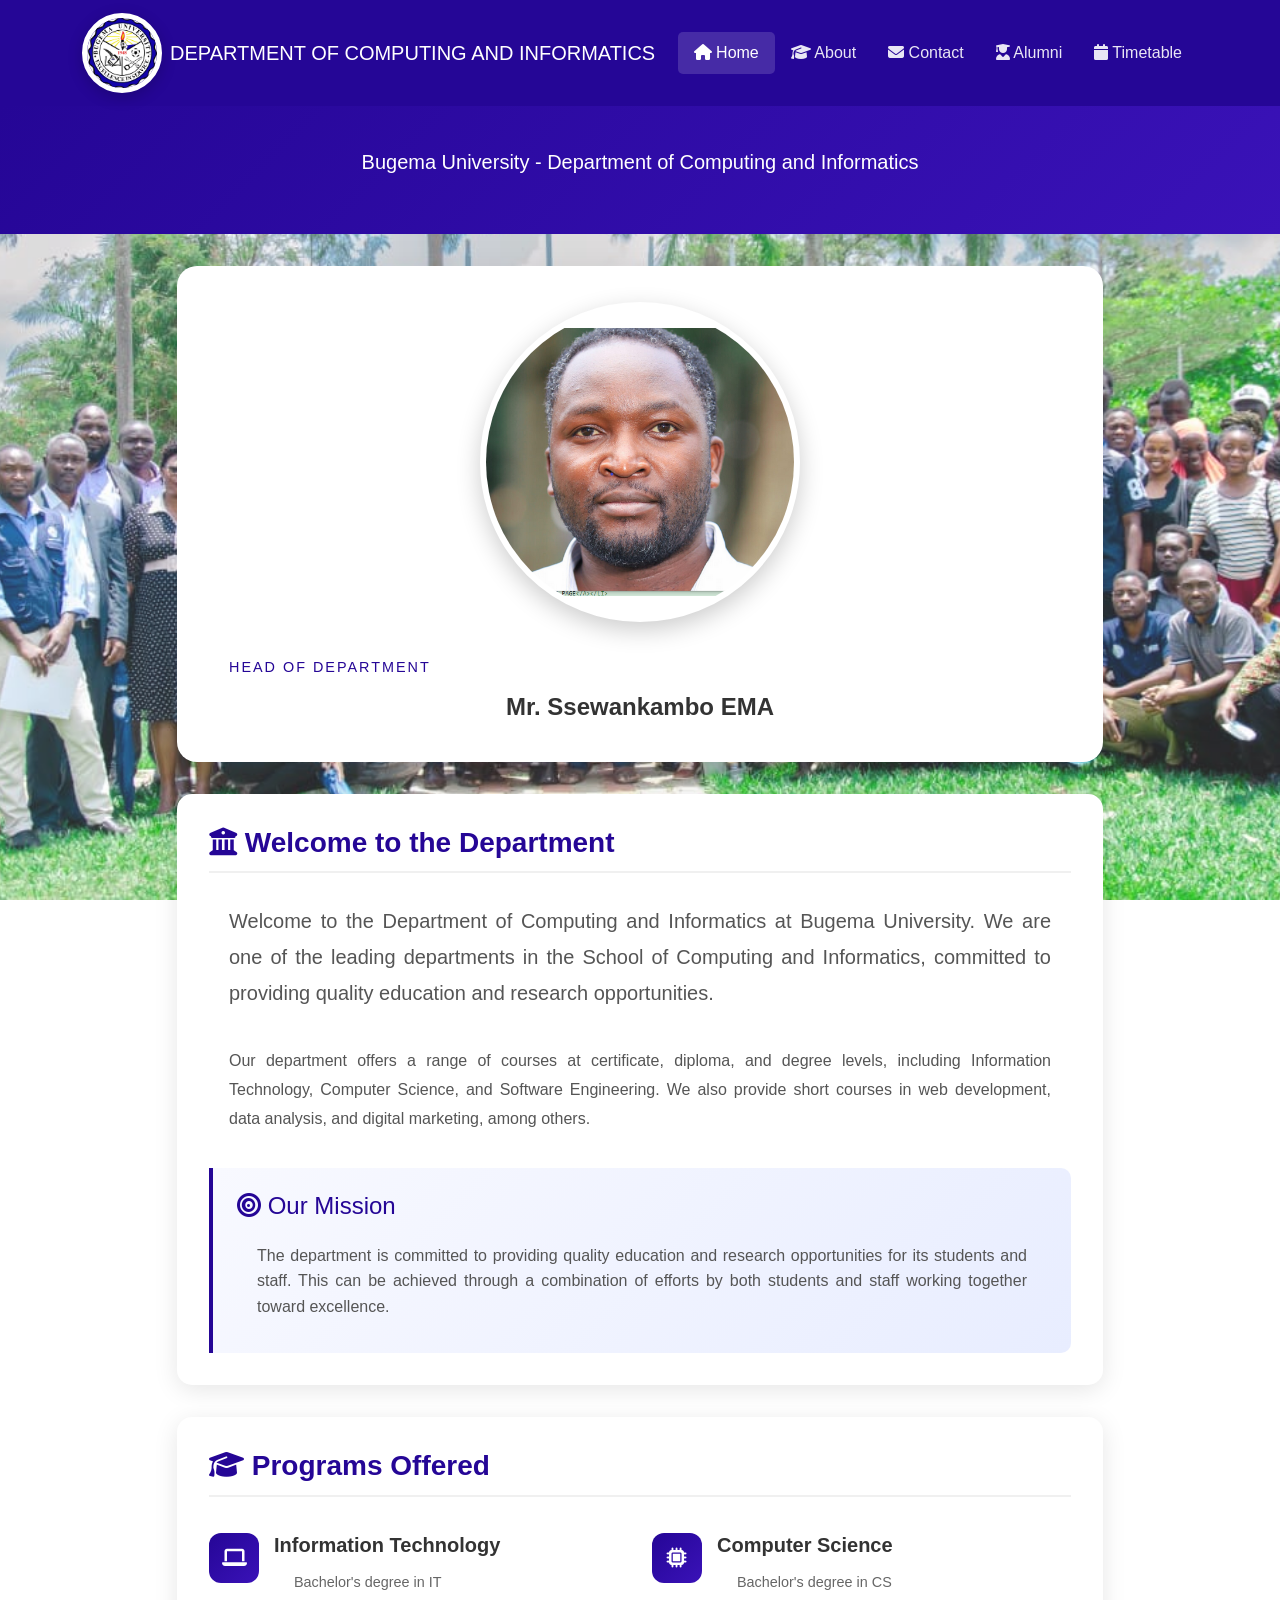
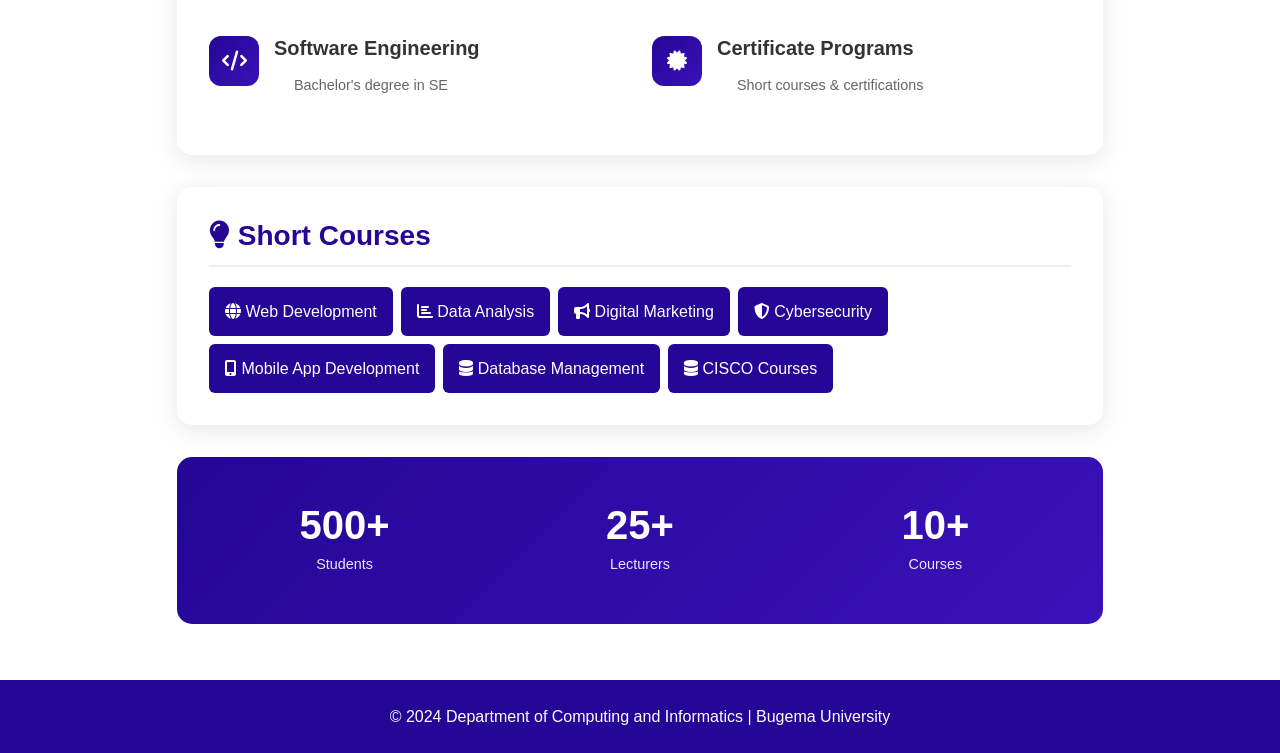
<file: INDEX.HTML>
<!DOCTYPE html>
<html lang="en">

<head>
    <meta charset="UTF-8">
    <meta name="viewport" content="width=device-width, initial-scale=1.0">
    <title>About Department - Department of Computing and Informatics</title>
    <link href="https://cdn.jsdelivr.net/npm/bootstrap@5.3.8/dist/css/bootstrap.min.css" rel="stylesheet"
        integrity="sha384-sRIl4kxILFvY47J16cr9ZwB07vP4J8+LH7qKQnuqkuIAvNWLzeN8tE5YBujZqJLB" crossorigin="anonymous">
    <link rel="stylesheet" href="Styles.css">
    <link rel="stylesheet" href="https://cdnjs.cloudflare.com/ajax/libs/font-awesome/6.4.0/css/all.min.css">
    <style>
        .page-header {
            background: linear-gradient(135deg, #250696 0%, #3a12b8 100%);
            color: white;
            padding: 2.5rem 0;
            margin-bottom: 2rem;
        }

        .hod-card {
            background: white;
            border-radius: 20px;
            box-shadow: 0 10px 40px rgba(0, 0, 0, 0.1);
            margin-bottom: 2rem;
            padding-top: 20px;
        }

        .hod-image-container {
            position: relative;
            width: 320px;
            height: 320px;
            margin: 0 auto 1.5rem;
            z-index: 10;
        }

        .hod-image {
            width: 320px;
            height: 320px;
            border-radius: 50%;
            object-fit: contain;
            background: white;
            border: 6px solid white;
            box-shadow: 0 8px 25px rgba(0, 0, 0, 0.2);
        }

        .hod-content {
            padding: 1rem 2rem 2rem;
            text-align: center;
        }

        .hod-title {
            color: #250696;
            font-size: 0.9rem;
            text-transform: uppercase;
            letter-spacing: 2px;
            margin-bottom: 0.25rem;
        }

        .hod-name {
            font-size: 1.5rem;
            font-weight: 700;
            color: #333;
            margin-bottom: 0.5rem;
        }

        .content-card {
            background: white;
            border-radius: 15px;
            box-shadow: 0 5px 25px rgba(0, 0, 0, 0.1);
            padding: 2rem;
            margin-bottom: 2rem;
        }

        .content-card h3 {
            color: #250696;
            font-weight: 600;
            margin-bottom: 1.25rem;
            padding-bottom: 0.75rem;
            border-bottom: 2px solid #f0f0f0;
        }

        .feature-item {
            display: flex;
            align-items: flex-start;
            gap: 15px;
            padding: 1rem 0;
            border-bottom: 1px solid #f5f5f5;
        }

        .feature-item:last-child {
            border-bottom: none;
        }

        .feature-icon {
            width: 50px;
            height: 50px;
            background: linear-gradient(135deg, #250696 0%, #3a12b8 100%);
            border-radius: 12px;
            display: flex;
            align-items: center;
            justify-content: center;
            color: white;
            font-size: 1.25rem;
            flex-shrink: 0;
        }

        .feature-text h5 {
            font-weight: 600;
            color: #333;
            margin-bottom: 0.25rem;
        }

        .feature-text p {
            color: #666;
            font-size: 0.9rem;
            margin-bottom: 0;
        }

        .mission-box {
            background: linear-gradient(135deg, #f8f9ff 0%, #e8edff 100%);
            border-left: 4px solid #250696;
            padding: 1.5rem;
            border-radius: 0 10px 10px 0;
            margin-top: 1.5rem;
        }

        .mission-box h4 {
            color: #250696;
            margin-bottom: 0.75rem;
        }

        .stats-section {
            background: linear-gradient(135deg, #250696 0%, #3a12b8 100%);
            border-radius: 15px;
            padding: 2rem;
            color: white;
            margin-bottom: 2rem;
        }

        .stat-item {
            text-align: center;
            padding: 1rem;
        }

        .stat-number {
            font-size: 2.5rem;
            font-weight: 700;
            line-height: 1;
        }

        .stat-label {
            font-size: 0.9rem;
            opacity: 0.9;
            margin-top: 0.5rem;
        }

        @media (max-width: 768px) {
            .page-header {
                padding: 1.5rem 0;
            }

            .hod-card {
                padding-top: 15px;
            }

            .hod-image-container {
                width: 200px;
                height: 200px;
                margin: 0 auto 1rem;
            }

            .hod-image {
                width: 200px;
                height: 200px;
            }

            .hod-name {
                font-size: 1.25rem;
            }

            .content-card {
                padding: 1.5rem;
            }

            .feature-item {
                flex-direction: column;
                text-align: center;
            }

            .feature-icon {
                margin: 0 auto;
            }
        }
    </style>
</head>

<body>
    <!-- Navigation -->
    <header class="navbar-custom">
        <nav class="navbar navbar-expand-lg navbar-dark">
            <div class="container">
                <a class="navbar-brand d-flex align-items-center" href="index.html">
                    <img src="log.jpeg" alt="BUGEMA UNIVERSITY LOGO" width="80" height="80"
                        class="me-2 circular-frame-white">
                    <span class="d-none d-md-block">DEPARTMENT OF COMPUTING AND INFORMATICS</span>
                    <span class="d-md-none">DCI</span>
                </a>
                <button class="navbar-toggler" type="button" data-bs-toggle="collapse" data-bs-target="#navbarNav">
                    <span class="navbar-toggler-icon"></span>
                </button>
                <div class="collapse navbar-collapse" id="navbarNav">
                    <ul class="navbar-nav ms-auto">
                        <li class="nav-item"><a class="nav-link active" href="index.html"><i class="fas fa-home"></i>
                                Home</a>
                        </li>
                        <li class="nav-item"><a class="nav-link" href="About.html"><i class="fas fa-graduation-cap"></i>
                                About</a></li>
                        <li class="nav-item"><a class="nav-link" href="contact.html"><i class="fas fa-envelope"></i>
                                Contact</a></li>
                        <li class="nav-item"><a class="nav-link" href="ALUMNI PAGE.HTML"><i
                                    class="fas fa-user-graduate"></i>
                                Alumni</a></li>
                        <li class="nav-item"><a class="nav-link" href="TIMETABLE.html"><i class="fas fa-calendar"></i>
                                Timetable</a></li>
                    </ul>
                </div>
            </div>
        </nav>
    </header>

    <!-- Page Header -->
    <div class="page-header">
        <div class="container">
            <div class="row">
                <div class="col-12 text-center">
                    <p class="lead">Bugema University - Department of Computing and Informatics</p>
                </div>
            </div>
        </div>
    </div>

    <!-- Main Content -->
    <main class="container">
        <div class="row justify-content-center">
            <div class="col-lg-10">
                <!-- HOD Card with Circular Image -->
                <div class="hod-card">
                    <div class="hod-content">
                        <div class="hod-image-container">
                            <img src="HOD.png" alt="Head of Department" class="hod-image circular-frame">
                        </div>
                        <p class="hod-title">Head of Department</p>
                        <h2 class="hod-name">Mr. Ssewankambo EMA</h2>
                    </div>
                </div>

                <!-- Welcome Section -->
                <div class="content-card">
                    <h3><i class="fas fa-university"></i> Welcome to the Department</h3>
                    <p class="lead" style="color: #555; line-height: 1.8;">
                        Welcome to the Department of Computing and Informatics at Bugema University.
                        We are one of the leading departments in the School of Computing and Informatics,
                        committed to providing quality education and research opportunities.
                    </p>
                    <p style="color: #555; line-height: 1.8;">
                        Our department offers a range of courses at certificate, diploma, and degree levels,
                        including Information Technology, Computer Science, and Software Engineering.
                        We also provide short courses in web development, data analysis, and digital marketing, among
                        others.
                    </p>

                    <div class="mission-box">
                        <h4><i class="fas fa-bullseye"></i> Our Mission</h4>
                        <p style="margin-bottom: 0; color: #555;">
                            The department is committed to providing quality education and research opportunities
                            for its students and staff. This can be achieved through a combination of efforts
                            by both students and staff working together toward excellence.
                        </p>
                    </div>
                </div>

                <!-- Programs Offered -->
                <div class="content-card">
                    <h3><i class="fas fa-graduation-cap"></i> Programs Offered</h3>
                    <div class="row">
                        <div class="col-md-6">
                            <div class="feature-item">
                                <div class="feature-icon">
                                    <i class="fas fa-laptop"></i>
                                </div>
                                <div class="feature-text">
                                    <h5>Information Technology</h5>
                                    <p>Bachelor's degree in IT</p>
                                </div>
                            </div>
                        </div>
                        <div class="col-md-6">
                            <div class="feature-item">
                                <div class="feature-icon">
                                    <i class="fas fa-microchip"></i>
                                </div>
                                <div class="feature-text">
                                    <h5>Computer Science</h5>
                                    <p>Bachelor's degree in CS</p>
                                </div>
                            </div>
                        </div>
                        <div class="col-md-6">
                            <div class="feature-item">
                                <div class="feature-icon">
                                    <i class="fas fa-code"></i>
                                </div>
                                <div class="feature-text">
                                    <h5>Software Engineering</h5>
                                    <p>Bachelor's degree in SE</p>
                                </div>
                            </div>
                        </div>
                        <div class="col-md-6">
                            <div class="feature-item">
                                <div class="feature-icon">
                                    <i class="fas fa-certificate"></i>
                                </div>
                                <div class="feature-text">
                                    <h5>Certificate Programs</h5>
                                    <p>Short courses & certifications</p>
                                </div>
                            </div>
                        </div>
                    </div>
                </div>

                <!-- Short Courses -->
                <div class="content-card">
                    <h3><i class="fas fa-lightbulb"></i> Short Courses</h3>
                    <div class="d-flex flex-wrap gap-2 mt-3">
                        <span class="badge bg-primary p-3 fs-6"><i class="fas fa-globe"></i> Web Development</span>
                        <span class="badge bg-primary p-3 fs-6"><i class="fas fa-chart-bar"></i> Data Analysis</span>
                        <span class="badge bg-primary p-3 fs-6"><i class="fas fa-bullhorn"></i> Digital Marketing</span>
                        <span class="badge bg-primary p-3 fs-6"><i class="fas fa-shield-alt"></i> Cybersecurity</span>
                        <span class="badge bg-primary p-3 fs-6"><i class="fas fa-mobile-alt"></i> Mobile App
                            Development</span>
                        <span class="badge bg-primary p-3 fs-6"><i class="fas fa-database"></i> Database
                            Management</span>
                        <span class="badge bg-primary p-3 fs-6"><i class="fas fa-database"></i> CISCO Courses</span>
                    </div>
                </div>

                <!-- Stats Section -->
                <div class="stats-section">
                    <div class="row">
                        <div class="col-4">
                            <div class="stat-item">
                                <div class="stat-number">500+</div>
                                <div class="stat-label">Students</div>
                            </div>
                        </div>
                        <div class="col-4">
                            <div class="stat-item">
                                <div class="stat-number">25+</div>
                                <div class="stat-label">Lecturers</div>
                            </div>
                        </div>
                        <div class="col-4">
                            <div class="stat-item">
                                <div class="stat-number">10+</div>
                                <div class="stat-label">Courses</div>
                            </div>
                        </div>
                    </div>
                </div>
            </div>
        </div>
    </main>

    <!-- Footer -->
    <footer class="text-center py-4 mt-4" style="background: #250696; color: white;">
        <div class="container">
            <p class="mb-0">&copy; 2024 Department of Computing and Informatics | Bugema University</p>
        </div>
    </footer>

    <script src="https://cdn.jsdelivr.net/npm/bootstrap@5.3.8/dist/js/bootstrap.bundle.min.js"
        integrity="sha384-/vh1+pyRH8RRHJ9 LucyR7Ubt4mvb6mkP2ZjzC2S7Xmu6nBJS2z9b3J7mKx1PZ8S6b"
        crossorigin="anonymous"></script>
</body>

</html>
</file>
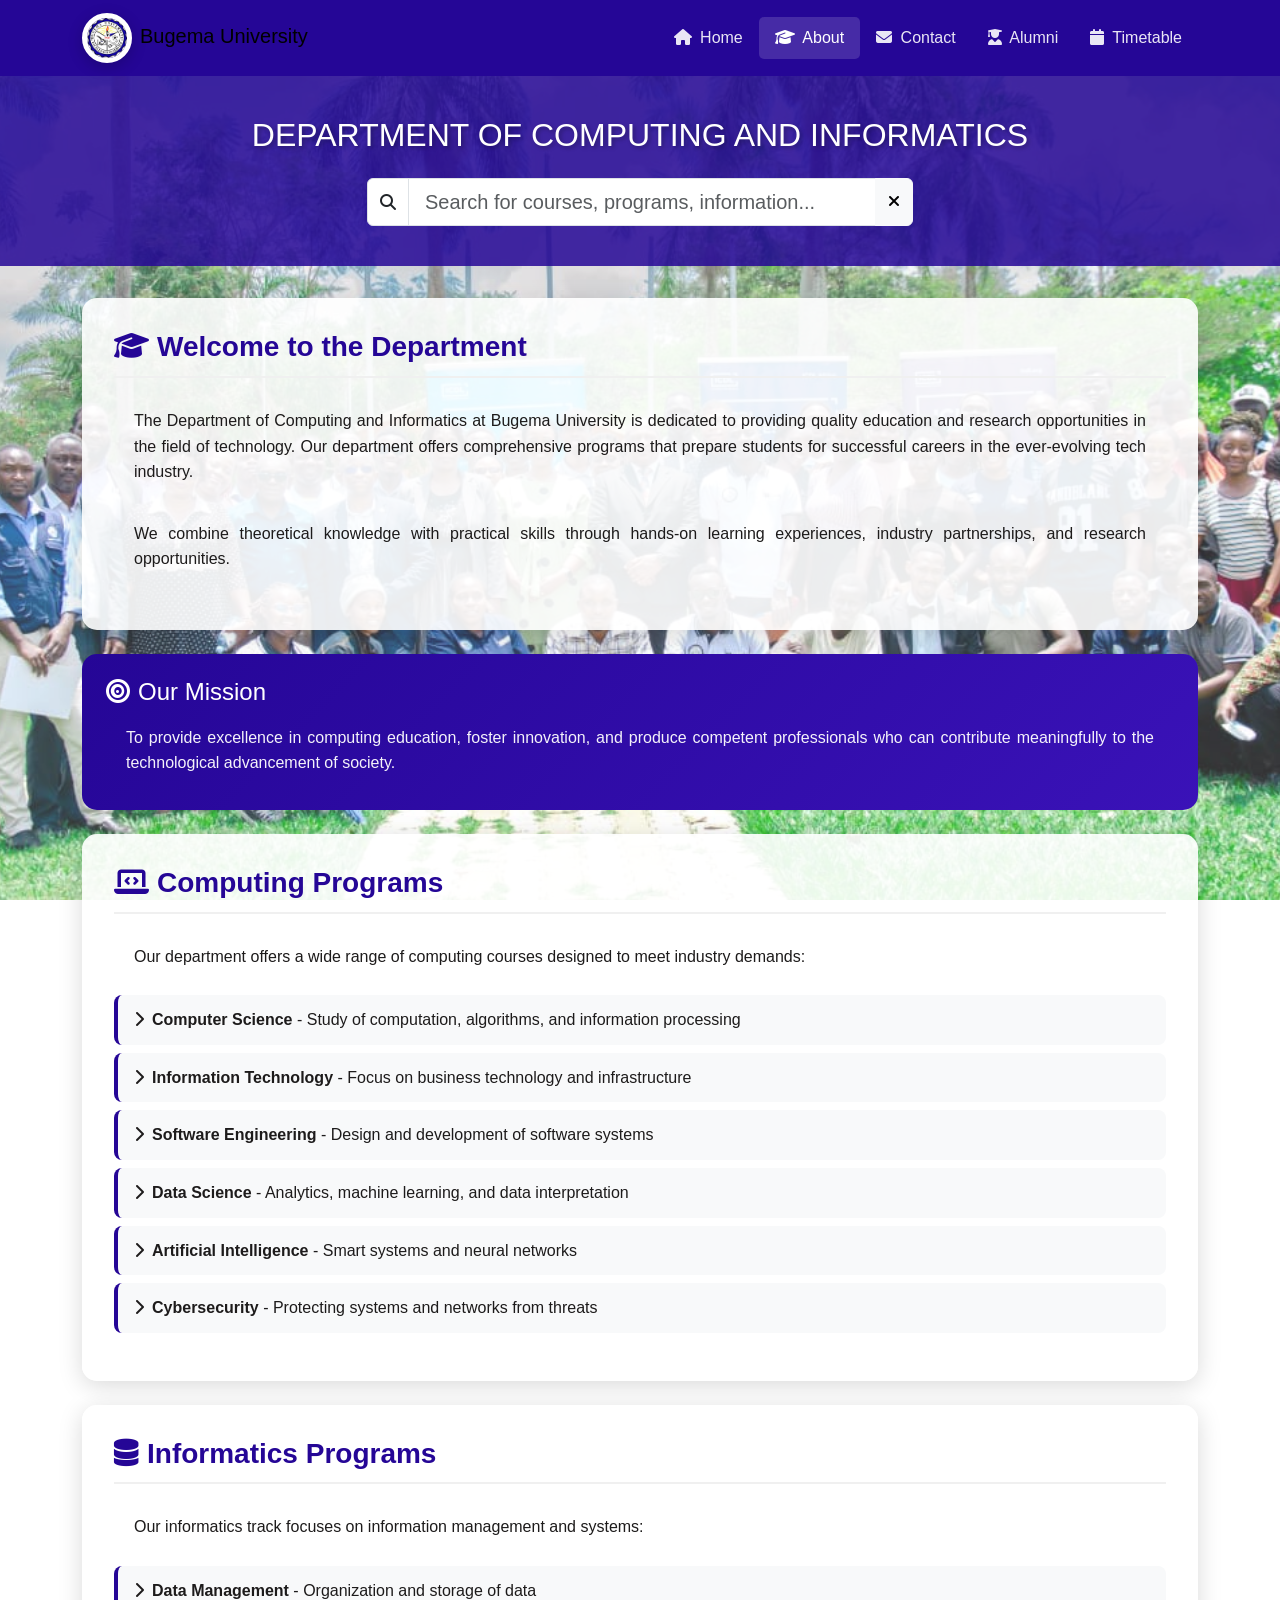
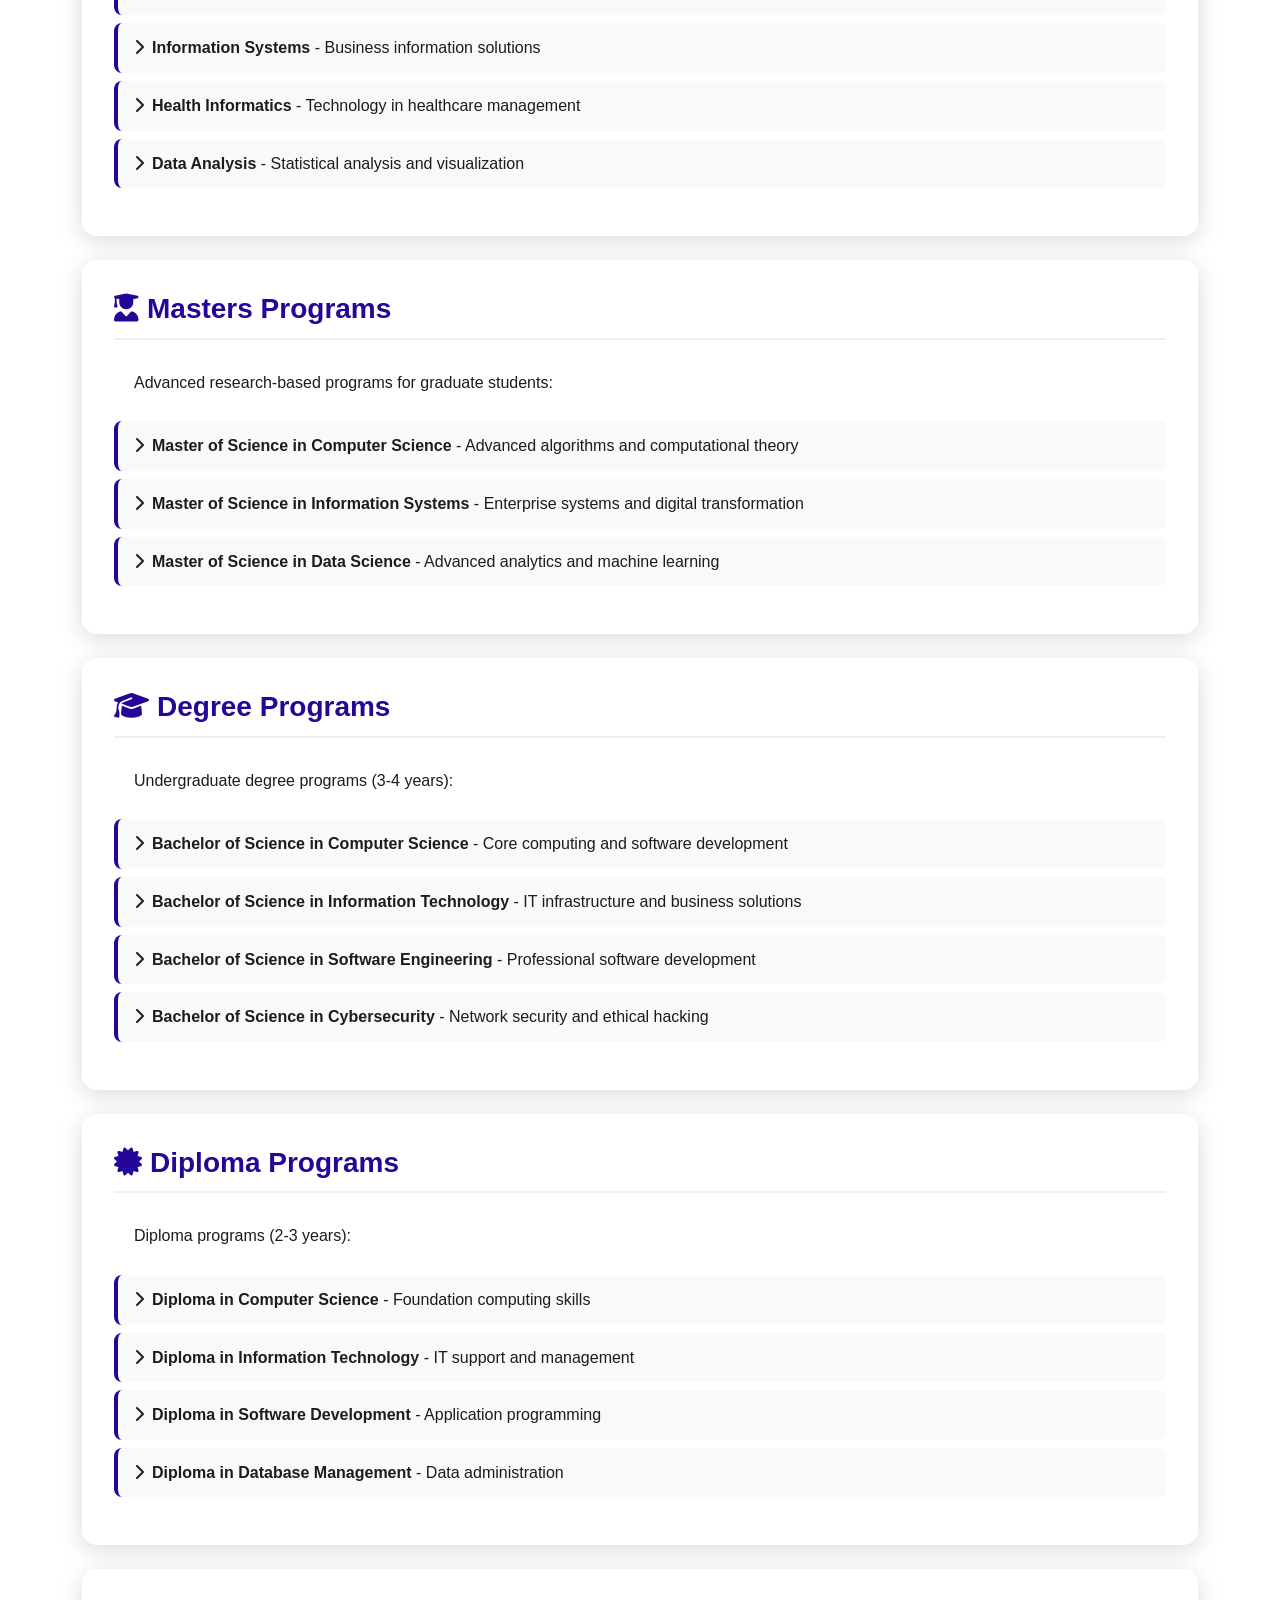
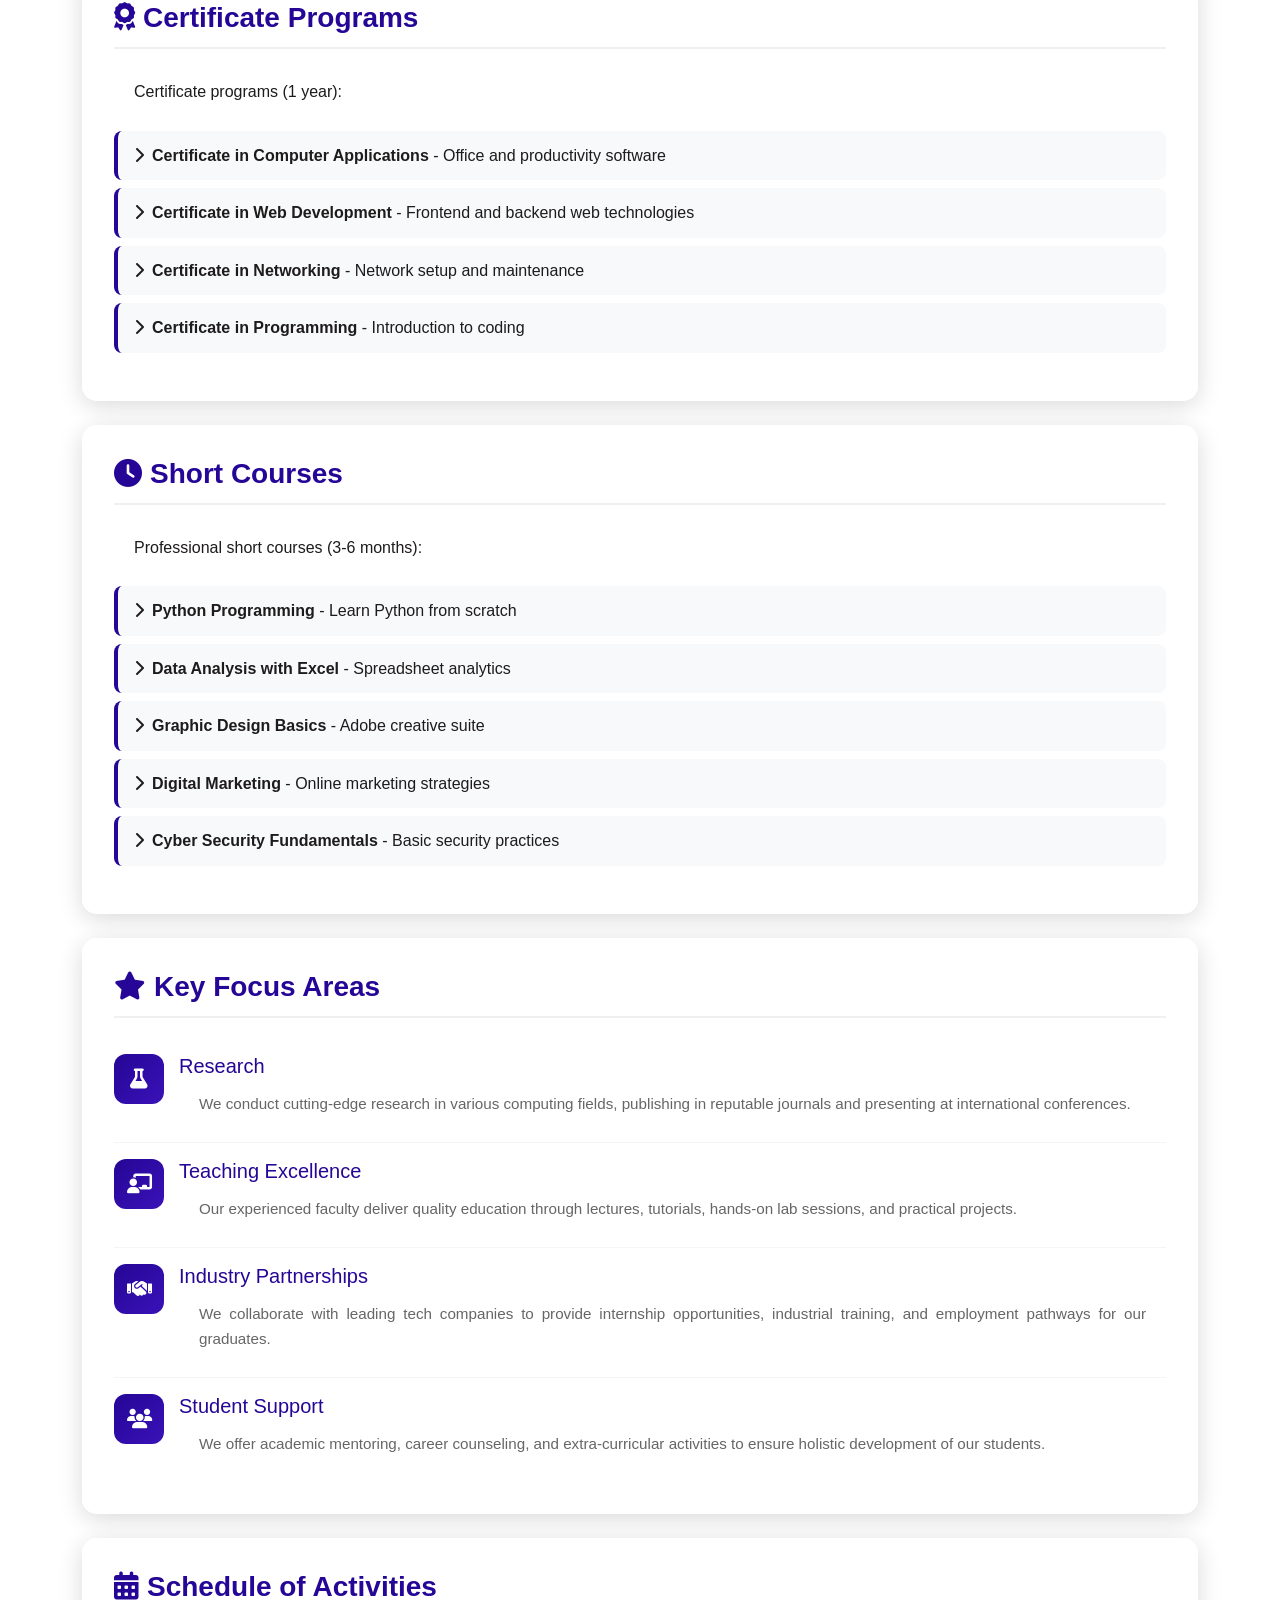
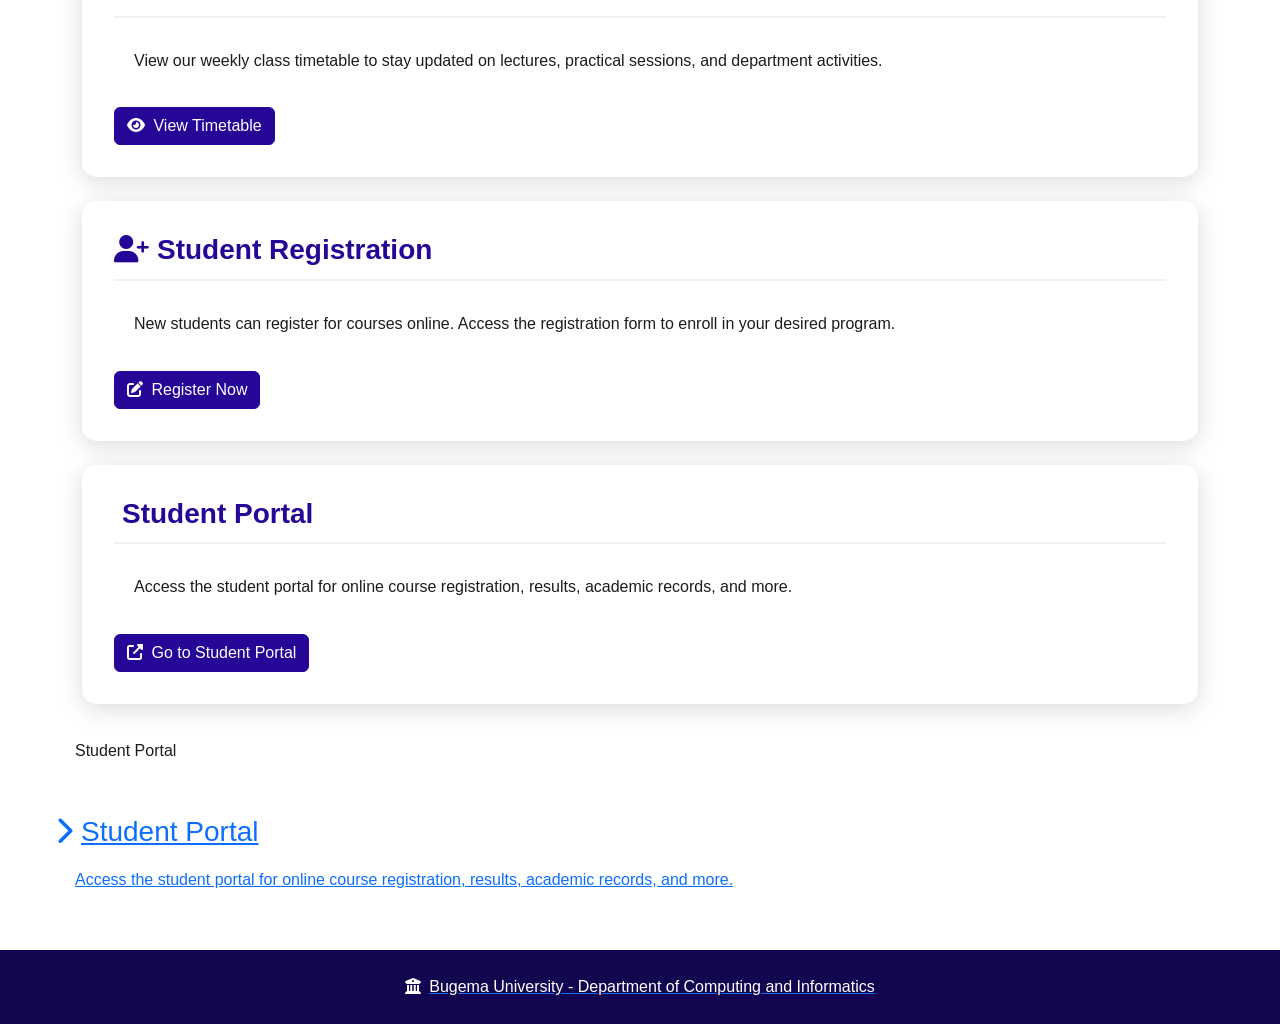
<file: About.html>
<!DOCTYPE html>
<html lang="en">

<head>
    <meta charset="UTF-8">
    <meta name="viewport" content="width=device-width, initial-scale=1.0">
    <title>About - Department of Computing and Informatics</title>
    <link href="https://cdn.jsdelivr.net/npm/bootstrap@5.3.8/dist/css/bootstrap.min.css" rel="stylesheet"
        integrity="sha384-sRIl4kxILFvY47J16cr9ZwB07vP4J8+LH7qKQnuqkuIAvNWLzeN8tE5YBujZqJLB" crossorigin="anonymous">
    <link rel="stylesheet" href="Styles.css">
    <link rel="stylesheet" href="https://cdnjs.cloudflare.com/ajax/libs/font-awesome/6.4.0/css/all.min.css">
    <style>
        body {
            background-image: url('DEPARTMENT.jpeg');
            background-size: cover;
            background-position: center;
            background-repeat: no-repeat;
            background-attachment: fixed;
            position: relative;
        }

        body::before {
            content: '';
            position: fixed;
            top: 0;
            left: 0;
            width: 100%;
            height: 100%;
            background: rgba(255, 255, 255, 0.2);
            z-index: -1;
        }

        .page-header {
            background: rgba(37, 6, 150, 0.85);
            color: white;
            padding: 2.5rem 0;
            margin-bottom: 2rem;
        }

        .page-header h2 {
            text-shadow: 2px 2px 4px rgba(0, 0, 0, 0.3);
        }

        .content-card {
            background: rgba(255, 255, 255, 0.9);
            border-radius: 15px;
            box-shadow: 0 5px 25px rgba(0, 0, 0, 0.15);
            padding: 2rem;
            margin-bottom: 1.5rem;
        }

        .content-card h3 {
            color: #250696;
            font-weight: 600;
            margin-bottom: 1.25rem;
            padding-bottom: 0.75rem;
            border-bottom: 2px solid #f0f0f0;
        }

        .feature-item {
            display: flex;
            align-items: flex-start;
            gap: 15px;
            padding: 1rem 0;
            border-bottom: 1px solid #f5f5f5;
        }

        .feature-item:last-child {
            border-bottom: none;
        }

        .feature-icon {
            width: 50px;
            height: 50px;
            background: linear-gradient(135deg, #250696 0%, #3a12b8 100%);
            border-radius: 12px;
            display: flex;
            align-items: center;
            justify-content: center;
            flex-shrink: 0;
        }

        .feature-icon i {
            color: white;
            font-size: 1.25rem;
        }

        .feature-text h5 {
            color: #250696;
            margin-bottom: 0.25rem;
        }

        .feature-text p {
            color: #666;
            margin-bottom: 0;
            font-size: 0.95rem;
        }

        .course-list {
            list-style: none;
            padding: 0;
        }

        .course-list li {
            padding: 0.75rem 1rem;
            margin-bottom: 0.5rem;
            background: #f8f9fa;
            border-radius: 8px;
            border-left: 4px solid #250696;
        }

        .course-list li:hover {
            background: #e8eaf6;
        }

        .highlight-box {
            background: linear-gradient(135deg, #250696 0%, #3a12b8 100%);
            color: white;
            padding: 1.5rem;
            border-radius: 15px;
            margin-bottom: 1.5rem;
        }

        .highlight-box h4 {
            margin-bottom: 0.5rem;
        }

        .highlight-box p {
            margin-bottom: 0;
            opacity: 0.95;
        }

        /* Footer Styling for Background */
        footer {
            background: #140550;
            color: white;
            padding: 1.5rem 0;
        }

        footer p {
            margin-bottom: 0;
        }

        /* Navigation Styling */
        .navbar-custom {
            background: #250696 !important;
        }

        /* Content Cards Scroll */
        main {
            position: relative;
            z-index: 1;
            padding-bottom: 2rem;
        }

        .search-container {
            position: relative;
        }

        .search-results {
            position: absolute;
            top: 100%;
            left: 0;
            right: 0;
            background: white;
            border-radius: 0 0 10px 10px;
            box-shadow: 0 10px 25px rgba(0, 0, 0, 0.2);
            max-height: 300px;
            overflow-y: auto;
            z-index: 1000;
            display: none;
        }

        .search-result-item {
            padding: 12px 20px;
            border-bottom: 1px solid #f0f0f0;
            cursor: pointer;
            transition: background 0.2s;
        }

        .search-result-item:hover {
            background: #f8f9fa;
        }

        .search-result-item:last-child {
            border-bottom: none;
        }

        .search-result-item h6 {
            margin: 0 0 5px 0;
            color: #250696;
            font-weight: 600;
        }

        .search-result-item p {
            margin: 0;
            font-size: 0.85rem;
            color: #666;
        }

        .highlight {
            background-color: #fff3cd;
            padding: 2px 4px;
            border-radius: 3px;
        }

        .no-results {
            padding: 20px;
            text-align: center;
            color: #666;
        }

        .content-card.hidden {
            display: none;
        }

        .content-card.search-match {
            border: 2px solid #250696;
        }
    </style>
</head>

<body>
    <!-- Navigation -->
    <nav class="navbar navbar-expand-lg navbar-custom">
        <div class="container">
            <a class="navbar-brand" href="index.html">
                <img src="log.jpeg" alt="BUGEMA UNIVERSITY LOGO" width="50" height="50"
                    class="me-2 circular-frame-white">Bugema University
            </a>
            <button class="navbar-toggler" type="button" data-bs-toggle="collapse" data-bs-target="#navbarNav">
                <span class="navbar-toggler-icon"></span>
            </button>
            <div class="collapse navbar-collapse" id="navbarNav">
                <ul class="navbar-nav ms-auto">
                    <li class="nav-item">
                        <a class="nav-link" href="index.html">
                            <i class="fas fa-home me-1"></i> Home
                        </a>
                    </li>
                    <li class="nav-item">
                        <a class="nav-link active" href="About.html">
                            <i class="fas fa-graduation-cap me-1"></i> About
                        </a>
                    </li>
                    <li class="nav-item">
                        <a class="nav-link" href="contact.html">
                            <i class="fas fa-envelope me-1"></i> Contact
                        </a>
                    </li>
                    <li class="nav-item">
                        <a class="nav-link" href="ALUMNI PAGE.HTML">
                            <i class="fas fa-user-graduate me-1"></i> Alumni
                        </a>
                    </li>
                    <li class="nav-item">
                        <a class="nav-link" href="TIMETABLE.html">
                            <i class="fas fa-calendar me-1"></i> Timetable
                        </a>
                    </li>
                </ul>
            </div>
        </div>
    </nav>

    <!-- Page Header -->
    <header class="page-header">
        <div class="container text-center">
            <h2 class="mb-0">DEPARTMENT OF COMPUTING AND INFORMATICS</h2>
            <!-- Search Functionality -->
            <div class="search-container mt-4">
                <div class="row justify-content-center">
                    <div class="col-md-6">
                        <div class="input-group">
                            <span class="input-group-text bg-white">
                                <i class="fas fa-search"></i>
                            </span>
                            <input type="text" id="searchInput" class="form-control form-control-lg"
                                placeholder="Search for courses, programs, information..." onkeyup="searchContent()">
                            <button class="btn btn-light" type="button" onclick="clearSearch()">
                                <i class="fas fa-times"></i>
                            </button>
                        </div>
                        <div id="searchResults" class="search-results"></div>
                    </div>
                </div>
            </div>
        </div>
    </header>

    <!-- Main Content -->
    <main>
        <div class="container">
            <!-- Introduction -->
            <div class="content-card">
                <h3><i class="fas fa-graduation-cap me-2"></i>Welcome to the Department</h3>
                <p>The Department of Computing and Informatics at Bugema University is dedicated to providing quality
                    education and research opportunities in the field of technology. Our department offers comprehensive
                    programs that prepare students for successful careers in the ever-evolving tech industry.</p>
                <p>We combine theoretical knowledge with practical skills through hands-on learning experiences,
                    industry partnerships, and research opportunities.</p>
            </div>

            <!-- Mission & Vision Highlight -->
            <div class="highlight-box">
                <h4><i class="fas fa-bullseye me-2"></i>Our Mission</h4>
                <p>To provide excellence in computing education, foster innovation, and produce competent professionals
                    who can contribute meaningfully to the technological advancement of society.</p>
            </div>

            <!-- Computing Courses -->
            <div class="content-card">
                <h3><i class="fas fa-laptop-code me-2"></i>Computing Programs</h3>
                <p>Our department offers a wide range of computing courses designed to meet industry demands:</p>
                <ul class="course-list">
                    <li><i class="fas fa-chevron-right me-2"></i><strong>Computer Science</strong> - Study of
                        computation, algorithms, and information processing</li>
                    <li><i class="fas fa-chevron-right me-2"></i><strong>Information Technology</strong> - Focus on
                        business technology and infrastructure</li>
                    <li><i class="fas fa-chevron-right me-2"></i><strong>Software Engineering</strong> - Design and
                        development of software systems</li>
                    <li><i class="fas fa-chevron-right me-2"></i><strong>Data Science</strong> - Analytics, machine
                        learning, and data interpretation</li>
                    <li><i class="fas fa-chevron-right me-2"></i><strong>Artificial Intelligence</strong> - Smart
                        systems and neural networks</li>
                    <li><i class="fas fa-chevron-right me-2"></i><strong>Cybersecurity</strong> - Protecting systems and
                        networks from threats</li>
                </ul>
            </div>

            <!-- Informatics Courses -->
            <div class="content-card">
                <h3><i class="fas fa-database me-2"></i>Informatics Programs</h3>
                <p>Our informatics track focuses on information management and systems:</p>
                <ul class="course-list">
                    <li><i class="fas fa-chevron-right me-2"></i><strong>Data Management</strong> - Organization and
                        storage of data</li>
                    <li><i class="fas fa-chevron-right me-2"></i><strong>Information Systems</strong> - Business
                        information solutions</li>
                    <li><i class="fas fa-chevron-right me-2"></i><strong>Health Informatics</strong> - Technology in
                        healthcare management</li>
                    <li><i class="fas fa-chevron-right me-2"></i><strong>Data Analysis</strong> - Statistical analysis
                        and visualization</li>
                </ul>
            </div>

            <!-- Masters Programs -->
            <div class="content-card">
                <h3><i class="fas fa-user-graduate me-2"></i>Masters Programs</h3>
                <p>Advanced research-based programs for graduate students:</p>
                <ul class="course-list">
                    <li><i class="fas fa-chevron-right me-2"></i><strong>Master of Science in Computer Science</strong>
                        - Advanced algorithms and computational theory</li>
                    <li><i class="fas fa-chevron-right me-2"></i><strong>Master of Science in Information
                            Systems</strong> - Enterprise systems and digital transformation</li>
                    <li><i class="fas fa-chevron-right me-2"></i><strong>Master of Science in Data Science</strong> -
                        Advanced analytics and machine learning</li>
                </ul>
            </div>

            <!-- Degree Programs -->
            <div class="content-card">
                <h3><i class="fas fa-graduation-cap me-2"></i>Degree Programs</h3>
                <p>Undergraduate degree programs (3-4 years):</p>
                <ul class="course-list">
                    <li><i class="fas fa-chevron-right me-2"></i><strong>Bachelor of Science in Computer
                            Science</strong> - Core computing and software development</li>
                    <li><i class="fas fa-chevron-right me-2"></i><strong>Bachelor of Science in Information
                            Technology</strong> - IT infrastructure and business solutions</li>
                    <li><i class="fas fa-chevron-right me-2"></i><strong>Bachelor of Science in Software
                            Engineering</strong> - Professional software development</li>
                    <li><i class="fas fa-chevron-right me-2"></i><strong>Bachelor of Science in Cybersecurity</strong> -
                        Network security and ethical hacking</li>
                </ul>
            </div>

            <!-- Diploma Programs -->
            <div class="content-card">
                <h3><i class="fas fa-certificate me-2"></i>Diploma Programs</h3>
                <p>Diploma programs (2-3 years):</p>
                <ul class="course-list">
                    <li><i class="fas fa-chevron-right me-2"></i><strong>Diploma in Computer Science</strong> -
                        Foundation computing skills</li>
                    <li><i class="fas fa-chevron-right me-2"></i><strong>Diploma in Information Technology</strong> - IT
                        support and management</li>
                    <li><i class="fas fa-chevron-right me-2"></i><strong>Diploma in Software Development</strong> -
                        Application programming</li>
                    <li><i class="fas fa-chevron-right me-2"></i><strong>Diploma in Database Management</strong> - Data
                        administration</li>
                </ul>
            </div>

            <!-- Certificate Programs -->
            <div class="content-card">
                <h3><i class="fas fa-award me-2"></i>Certificate Programs</h3>
                <p>Certificate programs (1 year):</p>
                <ul class="course-list">
                    <li><i class="fas fa-chevron-right me-2"></i><strong>Certificate in Computer Applications</strong> -
                        Office and productivity software</li>
                    <li><i class="fas fa-chevron-right me-2"></i><strong>Certificate in Web Development</strong> -
                        Frontend and backend web technologies</li>
                    <li><i class="fas fa-chevron-right me-2"></i><strong>Certificate in Networking</strong> - Network
                        setup and maintenance</li>
                    <li><i class="fas fa-chevron-right me-2"></i><strong>Certificate in Programming</strong> -
                        Introduction to coding</li>
                </ul>
            </div>

            <!-- Short Courses -->
            <div class="content-card">
                <h3><i class="fas fa-clock me-2"></i>Short Courses</h3>
                <p>Professional short courses (3-6 months):</p>
                <ul class="course-list">
                    <li><i class="fas fa-chevron-right me-2"></i><strong>Python Programming</strong> - Learn Python from
                        scratch</li>
                    <li><i class="fas fa-chevron-right me-2"></i><strong>Data Analysis with Excel</strong> - Spreadsheet
                        analytics</li>
                    <li><i class="fas fa-chevron-right me-2"></i><strong>Graphic Design Basics</strong> - Adobe creative
                        suite</li>
                    <li><i class="fas fa-chevron-right me-2"></i><strong>Digital Marketing</strong> - Online marketing
                        strategies</li>
                    <li><i class="fas fa-chevron-right me-2"></i><strong>Cyber Security Fundamentals</strong> - Basic
                        security practices</li>
                </ul>
            </div>

            <!-- Key Focus Areas -->
            <div class="content-card">
                <h3><i class="fas fa-star me-2"></i>Key Focus Areas</h3>

                <div class="feature-item">
                    <div class="feature-icon">
                        <i class="fas fa-flask"></i>
                    </div>
                    <div class="feature-text">
                        <h5>Research</h5>
                        <p>We conduct cutting-edge research in various computing fields, publishing in reputable
                            journals and presenting at international conferences.</p>
                    </div>
                </div>

                <div class="feature-item">
                    <div class="feature-icon">
                        <i class="fas fa-chalkboard-teacher"></i>
                    </div>
                    <div class="feature-text">
                        <h5>Teaching Excellence</h5>
                        <p>Our experienced faculty deliver quality education through lectures, tutorials, hands-on lab
                            sessions, and practical projects.</p>
                    </div>
                </div>

                <div class="feature-item">
                    <div class="feature-icon">
                        <i class="fas fa-handshake"></i>
                    </div>
                    <div class="feature-text">
                        <h5>Industry Partnerships</h5>
                        <p>We collaborate with leading tech companies to provide internship opportunities, industrial
                            training, and employment pathways for our graduates.</p>
                    </div>
                </div>

                <div class="feature-item">
                    <div class="feature-icon">
                        <i class="fas fa-users"></i>
                    </div>
                    <div class="feature-text">
                        <h5>Student Support</h5>
                        <p>We offer academic mentoring, career counseling, and extra-curricular activities to ensure
                            holistic development of our students.</p>
                    </div>
                </div>
            </div>

            <!-- Timetable Link -->
            <div class="content-card">
                <h3><i class="fas fa-calendar-alt me-2"></i>Schedule of Activities</h3>
                <p>View our weekly class timetable to stay updated on lectures, practical sessions, and department
                    activities.</p>
                <a href="TIMETABLE.html" class="btn btn-primary mt-2">
                    <i class="fas fa-eye me-1"></i> View Timetable
                </a>
            </div>

            <!-- Registration Link -->
            <div class="content-card">
                <h3><i class="fas fa-user-plus me-2"></i>Student Registration</h3>
                <p>New students can register for courses online. Access the registration form to enroll in your desired
                    program.</p>
                <a href="REGISTRATION FORM.html" class="btn btn-primary mt-2">
                    <i class="fas fa-edit me-1"></i> Register Now
                </a>
            </div>

            <!-- Student Portal Link -->
            <div class="content-card">
                <h3><i class="fas fa-portal-enter me-2"></i>Student Portal</h3>
                <p>Access the student portal for online course registration, results, academic records, and more.</p>
                <a href="https://erms.bugemauniv.ac.ug/student/login/" target="_blank" class="btn btn-primary mt-2">
                    <i class="fas fa-external-link-alt me-1"></i> Go to Student Portal
                </a>
            </div>
        </div>
        <p class="link-title">Student Portal</p>
        <a href="" class="link-card">
            <div class="icon-wrapper">
                <i class="fas fa-portal-enter"></i>
            </div>
            <h3><i class="fas fa-chevron-right me-2"></i>Student Portal</h3>
            <p>Access the student portal for online course registration, results, academic records, and more.</p>
            </div>
    </main>

    <!-- Footer -->
    <footer class="text-center">
        <div class="container">
            <p class="mb-0"><i class="fas fa-university me-2"></i>Bugema University - Department of Computing and
                Informatics</p>
        </div>
    </footer>

    <script src="https://cdn.jsdelivr.net/npm/bootstrap@5.3.8/dist/js/bootstrap.bundle.min.js"
        integrity="sha384-YvpcrYf0tY3lHB60NNkmXc5s9fDVZLESaAA55NDzOxhy9GkcIdslK1eN7N6jIeHz"
        crossorigin="anonymous"></script>
    <script>
        // Search content data
        const searchData = [
            { title: "Computer Science", description: "Study of computation, algorithms, and information processing", link: "#cs" },
            { title: "Information Technology", description: "Focus on business technology and infrastructure", link: "#it" },
            { title: "Software Engineering", description: "Design and development of software systems", link: "#se" },
            { title: "Data Science", description: "Analytics, machine learning, and data interpretation", link: "#ds" },
            { title: "Artificial Intelligence", description: "Smart systems and neural networks", link: "#ai" },
            { title: "Cybersecurity", description: "Protecting systems and networks from threats", link: "#cybersec" },
            { title: "Data Management", description: "Organization and storage of data", link: "#dm" },
            { title: "Information Systems", description: "Business information solutions", link: "#is" },
            { title: "Health Informatics", description: "Technology in healthcare management", link: "#hi" },
            { title: "Data Analysis", description: "Statistical analysis and visualization", link: "#da" },
            { title: "Master of Science in Computer Science", description: "Advanced algorithms and computational theory", link: "#msc-cs" },
            { title: "Master of Science in Information Systems", description: "Enterprise systems and digital transformation", link: "#msc-is" },
            { title: "Master of Science in Data Science", description: "Advanced analytics and machine learning", link: "#msc-ds" },
            { title: "Bachelor of Science in Computer Science", description: "Core computing and software development", link: "#bsc-cs" },
            { title: "Bachelor of Science in Information Technology", description: "IT infrastructure and business solutions", link: "#bsc-it" },
            { title: "Bachelor of Science in Software Engineering", description: "Professional software development", link: "#bsc-se" },
            { title: "Bachelor of Science in Cybersecurity", description: "Network security and ethical hacking", link: "#bsc-cyber" },
            { title: "Diploma in Computer Science", description: "Foundation computing skills", link: "#dip-cs" },
            { title: "Diploma in Information Technology", description: "IT support and management", link: "#dip-it" },
            { title: "Diploma in Software Development", description: "Application programming", link: "#dip-sd" },
            { title: "Diploma in Database Management", description: "Data administration", link: "#dip-dm" },
            { title: "Certificate in Computer Applications", description: "Office and productivity software", link: "#cert-ca" },
            { title: "Certificate in Web Development", description: "Frontend and backend web technologies", link: "#cert-web" },
            { title: "Certificate in Networking", description: "Network setup and maintenance", link: "#cert-net" },
            { title: "Certificate in Programming", description: "Introduction to coding", link: "#cert-prog" },
            { title: "Python Programming", description: "Learn Python from scratch", link: "#python" },
            { title: "Data Analysis with Excel", description: "Spreadsheet analytics", link: "#excel" },
            { title: "Graphic Design Basics", description: "Adobe creative suite", link: "#graphic" },
            { title: "Digital Marketing", description: "Online marketing strategies", link: "#marketing" },
            { title: "Cyber Security Fundamentals", description: "Basic security practices", link: "#cyber-fund" },
            { title: "Research", description: "Cutting-edge research in computing fields", link: "#research" },
            { title: "Teaching Excellence", description: "Quality education through various methods", link: "#teaching" },
            { title: "Industry Partnerships", description: "Internship and employment opportunities", link: "#industry" },
            { title: "Student Support", description: "Academic mentoring and career counseling", link: "#support" },
            { title: "Timetable", description: "Weekly class schedule and activities", link: "TIMETABLE.html" },
            { title: "Registration", description: "Student course registration", link: "REGISTRATION FORM.html" },
            { title: "Student Portal", description: "Online results and academic records", link: "https://erms.bugemauniv.ac.ug/student/login/" }
        ];

        function searchContent() {
            const input = document.getElementById('searchInput');
            const filter = input.value.toLowerCase();
            const resultsContainer = document.getElementById('searchResults');
            const contentCards = document.querySelectorAll('.content-card');

            // Clear previous highlights
            contentCards.forEach(card => {
                card.classList.remove('search-match');
                const highlighted = card.querySelectorAll('.highlight');
                highlighted.forEach(h => {
                    h.outerHTML = h.textContent;
                });
            });

            if (filter.length === 0) {
                resultsContainer.style.display = 'none';
                contentCards.forEach(card => card.classList.remove('hidden'));
                return;
            }

            // Filter search data
            const matches = searchData.filter(item =>
                item.title.toLowerCase().includes(filter) ||
                item.description.toLowerCase().includes(filter)
            );

            // Display results
            if (matches.length > 0) {
                let resultsHTML = '';
                matches.forEach(match => {
                    resultsHTML += `
                        <div class="search-result-item" onclick="goToLink('${match.link}')">
                            <h6>${match.title}</h6>
                            <p>${match.description}</p>
                        </div>
                    `;
                });
                resultsContainer.innerHTML = resultsHTML;
                resultsContainer.style.display = 'block';
            } else {
                resultsContainer.innerHTML = '<div class="no-results">No results found</div>';
                resultsContainer.style.display = 'block';
            }

            // Highlight matching text in content cards
            contentCards.forEach(card => {
                const text = card.textContent.toLowerCase();
                if (text.includes(filter)) {
                    card.classList.remove('hidden');
                    card.classList.add('search-match');

                    // Highlight matching text
                    const walker = document.createTreeWalker(card, NodeFilter.SHOW_TEXT, null, false);
                    const nodesToReplace = [];
                    while (walker.nextNode()) {
                        if (walker.currentNode.textContent.toLowerCase().includes(filter)) {
                            nodesToReplace.push(walker.currentNode);
                        }
                    }
                    nodesToReplace.forEach(node => {
                        const regex = new RegExp(`(${filter})`, 'gi');
                        const span = document.createElement('span');
                        span.innerHTML = node.textContent.replace(regex, '<span class="highlight">$1</span>');
                        node.parentNode.replaceChild(span, node);
                    });
                } else {
                    card.classList.add('hidden');
                }
            });
        }

        function goToLink(link) {
            if (link.startsWith('http')) {
                window.open(link, '_blank');
            } else {
                window.location.href = link;
            }
        }

        function clearSearch() {
            const input = document.getElementById('searchInput');
            input.value = '';
            searchContent();
        }

        // Close search results when clicking outside
        document.addEventListener('click', function (e) {
            const searchContainer = document.querySelector('.search-container');
            const resultsContainer = document.getElementById('searchResults');
            if (!searchContainer.contains(e.target)) {
                resultsContainer.style.display = 'none';
            }
        });

    </script>
</body>

</html>
</file>
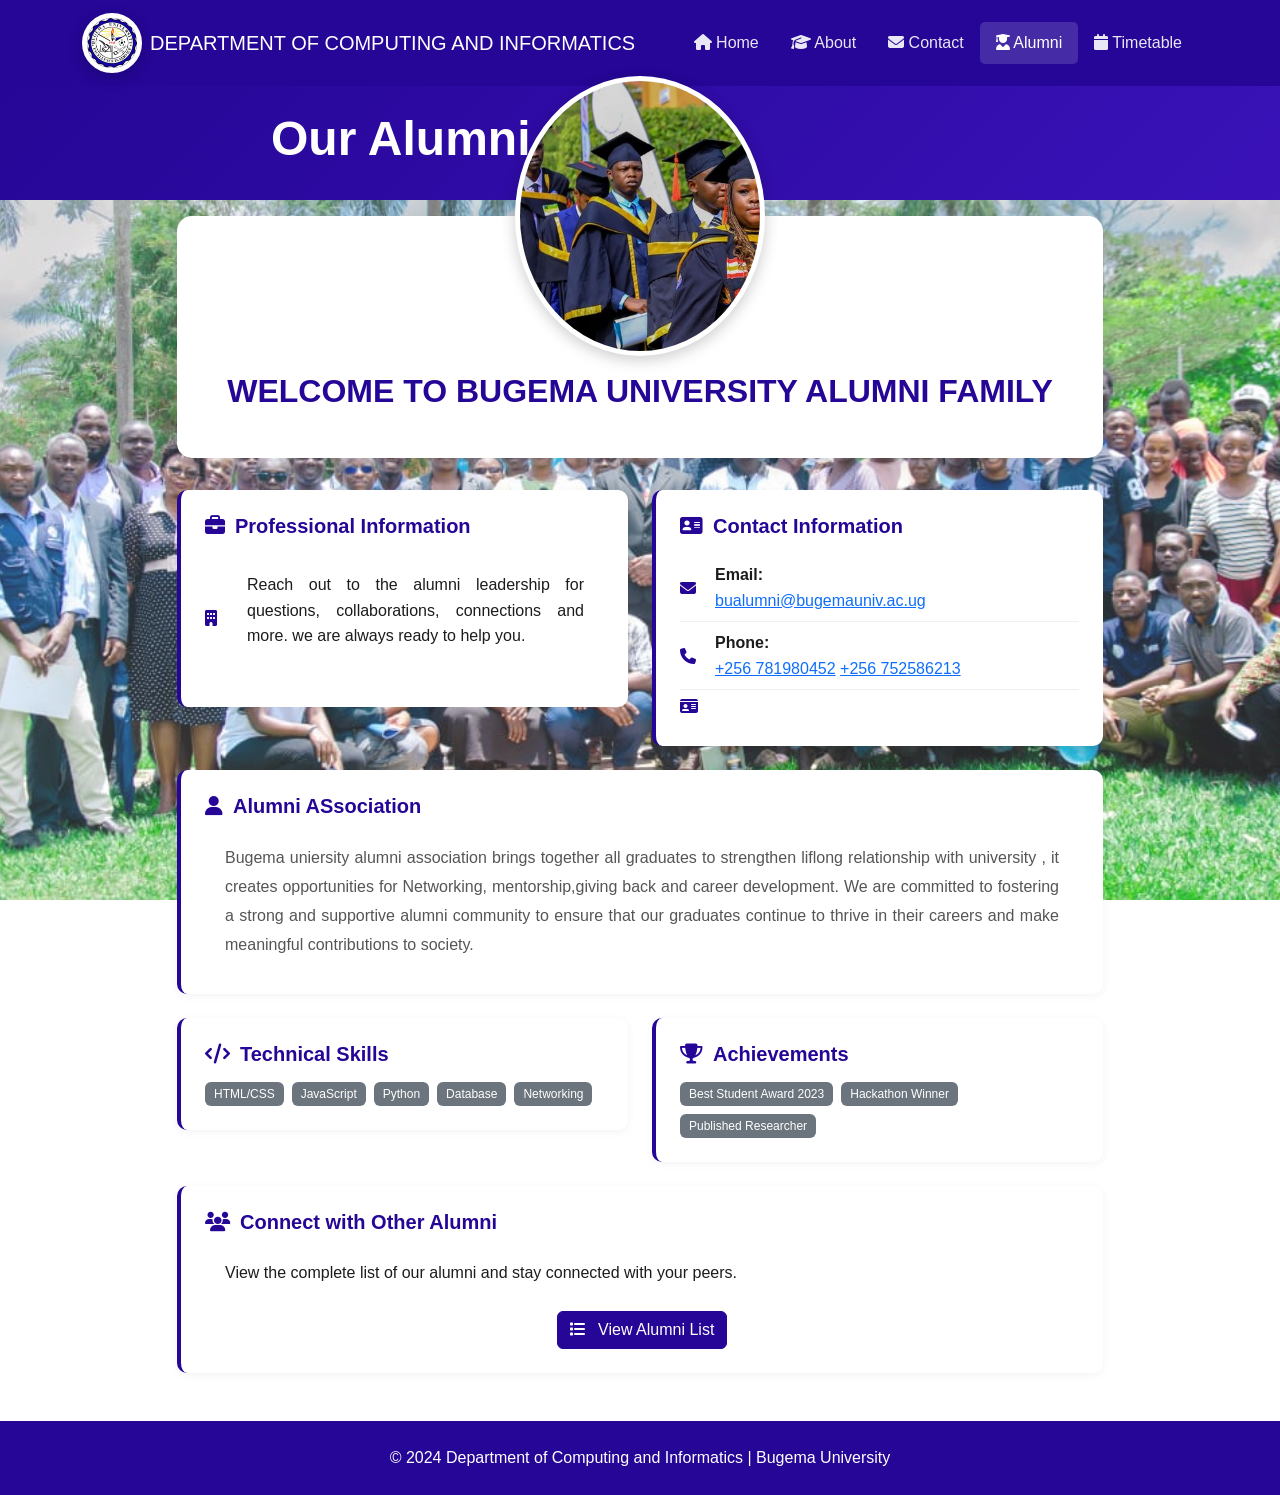
<file: ALUMNI PAGE.HTML>
<!DOCTYPE html>
<html lang="en">

<head>
    <meta charset="UTF-8">
    <meta name="viewport" content="width=device-width, initial-scale=1.0">
    <title>Alumni - Department of Computing and Informatics</title>
    <link href="https://cdn.jsdelivr.net/npm/bootstrap@5.3.8/dist/css/bootstrap.min.css" rel="stylesheet"
        integrity="sha384-sRIl4kxILFvY47J16cr9ZwB07vP4J8+LH7qKQnuqkuIAvNWLzeN8tE5YBujZqJLB" crossorigin="anonymous">
    <link rel="stylesheet" href="Styles.css">
    <link rel="stylesheet" href="https://cdnjs.cloudflare.com/ajax/libs/font-awesome/6.4.0/css/all.min.css">
    <style>
        .alumni-header {
            background: linear-gradient(135deg, #250696 0%, #3a12b8 100%);
            color: white;
            padding: 1.5rem 0;
            margin-bottom: 1rem;
        }

        .alumni-img-container {
            position: relative;
            width: 250px;
            height: 280px;
            margin: -140px auto 1rem;
        }

        .alumni-img {
            width: 250px;
            height: 280px;
            border-radius: 50%;
            object-fit: cover;
            object-position: center top;
            border: 5px solid white;
            box-shadow: 0 4px 15px rgba(0, 0, 0, 0.2);
            background-color: #f8f9fa;
        }

        .alumni-card {
            background: white;
            border-radius: 15px;
            box-shadow: 0 5px 25px rgba(0, 0, 0, 0.1);
            overflow: visible;
            margin-bottom: 2rem;
        }

        .info-card {
            background: white;
            border-radius: 10px;
            padding: 1.5rem;
            box-shadow: 0 2px 10px rgba(0, 0, 0, 0.05);
            margin-bottom: 1.5rem;
            border-left: 4px solid #250696;
            transition: transform 0.3s ease, box-shadow 0.3s ease;
        }

        .info-card:hover {
            transform: translateY(-5px);
            box-shadow: 0 8px 25px rgba(0, 0, 0, 0.1);
        }

        .info-card h5 {
            color: #250696;
            font-weight: 600;
            margin-bottom: 1rem;
            display: flex;
            align-items: center;
            gap: 10px;
        }

        .info-item {
            display: flex;
            align-items: center;
            gap: 10px;
            padding: 0.5rem 0;
            border-bottom: 1px solid #f0f0f0;
        }

        .info-item:last-child {
            border-bottom: none;
        }

        .info-icon {
            color: #250696;
            width: 25px;
        }

        .bio-text {
            line-height: 1.8;
            color: #555;
        }

        .alumni-stat {
            text-align: center;
            padding: 1rem;
            background: linear-gradient(135deg, #250696 0%, #3a12b8 100%);
            border-radius: 15px;
            color: white;
            margin-bottom: 1rem;
        }

        .alumni-stat h2 {
            font-size: 2rem;
            font-weight: 700;
            margin-bottom: 0.25rem;
        }

        .alumni-stat p {
            margin-bottom: 0;
            opacity: 0.9;
            font-size: 0.9rem;
        }

        @media (max-width: 768px) {
            .alumni-header {
                padding: 2rem 0;
            }

            .alumni-img-container {
                width: 150px;
                height: 150px;
                margin: -75px auto 1rem;
            }

            .alumni-img {
                width: 150px;
                height: 150px;
            }

            .info-card {
                margin-bottom: 1rem;
            }
        }
    </style>
</head>

<body>
    <!-- Navigation -->
    <header class="navbar-custom">
        <nav class="navbar navbar-expand-lg navbar-dark">
            <div class="container">
                <a class="navbar-brand d-flex align-items-center" href="index.html">
                    <img src="log.jpeg" alt="BUGEMA UNIVERSITY LOGO" width="60" height="60"
                        class="me-2 circular-frame-white">
                    <span class="d-none d-md-block">DEPARTMENT OF COMPUTING AND INFORMATICS</span>
                    <span class="d-md-none">DCI</span>
                </a>
                <button class="navbar-toggler" type="button" data-bs-toggle="collapse" data-bs-target="#navbarNav">
                    <span class="navbar-toggler-icon"></span>
                </button>
                <div class="collapse navbar-collapse" id="navbarNav">
                    <ul class="navbar-nav ms-auto">
                        <li class="nav-item"><a class="nav-link" href="index.html"><i class="fas fa-home"></i> Home</a>
                        </li>
                        <li class="nav-item"><a class="nav-link" href="About.html"><i class="fas fa-graduation-cap"></i>
                                About</a></li>
                        <li class="nav-item"><a class="nav-link" href="contact.html"><i class="fas fa-envelope"></i>
                                Contact</a></li>
                        <li class="nav-item"><a class="nav-link active" href="ALUMNI PAGE.HTML"><i
                                    class="fas fa-user-graduate"></i> Alumni</a></li>
                        <li class="nav-item"><a class="nav-link" href="TIMETABLE.html"><i class="fas fa-calendar"></i>
                                Timetable</a></li>
                    </ul>
                </div>
            </div>
        </nav>
    </header>

    <!-- Alumni Header -->
    <div class="alumni-header">
        <div class="container">
            <div class="row">
                <div class="col-12">
                    <h1 class="display-5 fw-bold" style="margin-left: 5cm;">Our Alumni</h1>
                </div>
            </div>
        </div>
    </div>

    <!-- Main Content -->
    <main class="container">
        <div class="row justify-content-center">
            <div class="col-lg-10">
                <!-- Featured Alumni Card -->
                <div class="alumni-card">
                    <div class="row g-0">
                        <div class="col-12">
                            <div class="alumni-img-container">
                                <img src="ALUMINI.JPG" alt="Alumni Profile Picture" class="alumni-img">
                            </div>
                        </div>
                        <div class="col-12 px-4 pb-4">
                            <div class="text-center mb-4">
                                <h2 class="fw-bold text-primary mb-1">WELCOME TO BUGEMA UNIVERSITY ALUMNI FAMILY</h2>
                            </div>
                        </div>
                    </div>
                </div>

                <!-- Information Cards -->
                <div class="row">
                    <!-- Professional Information -->
                    <div class="col-md-6">
                        <div class="info-card">
                            <h5><i class="fas fa-briefcase"></i> Professional Information</h5>
                            <div class="info-item">
                                <i class="fas fa-building info-icon"></i>
                                <div>
                                    <P>Reach out to the alumni leadership for questions,
                                        collaborations, connections and more. we are always ready to help
                                        you.
                                    </P>
                                </div>
                            </div>
                        </div>
                    </div>

                    <!-- Contact Information -->
                    <div class="col-md-6">
                        <div class="info-card">
                            <h5><i class="fas fa-address-card"></i> Contact Information</h5>
                            <div class="info-item">
                                <i class="fas fa-envelope info-icon"></i>
                                <div>
                                    <strong>Email:</strong><br>
                                    <a href="mailto:bualumni@bugemauniv.ac.ug"
                                        class="contact-link">bualumni@bugemauniv.ac.ug</a>
                                </div>
                            </div>
                            <div class="info-item">
                                <i class="fas fa-phone info-icon"></i>
                                <div>
                                    <strong>Phone:</strong><br>
                                    <a href="tel:+256 781980452" class="contact-link">+256 781980452</a>
                                    <a href="tel: +256 752586213" class="contact-link">+256 752586213</a>
                                </div>
                            </div>
                            <div class="info-item">
                                <i class="fas fa-id-card info-icon"></i>

                            </div>
                        </div>
                    </div>
                </div>

                <!-- Bio Section -->
                <div class="info-card">
                    <h5><i class="fas fa-user"></i> Alumni ASsociation </h5>
                    <p class="bio-text mb-0">
                        Bugema uniersity alumni association brings together all graduates to strengthen
                        liflong relationship with university , it creates opportunities for Networking,
                        mentorship,giving back
                        and career development. We are committed to fostering a strong and supportive alumni
                        community to ensure that our graduates continue to thrive in their careers and make
                        meaningful contributions to society.

                    </p>
                </div>

                <!-- Skills & Achievements -->
                <div class="row">
                    <div class="col-md-6">
                        <div class="info-card">
                            <h5><i class="fas fa-code"></i> Technical Skills</h5>
                            <div class="d-flex flex-wrap gap-2 mt-2">
                                <span class="badge bg-secondary">HTML/CSS</span>
                                <span class="badge bg-secondary">JavaScript</span>
                                <span class="badge bg-secondary">Python</span>
                                <span class="badge bg-secondary">Database</span>
                                <span class="badge bg-secondary">Networking</span>
                            </div>
                        </div>
                    </div>
                    <div class="col-md-6">
                        <div class="info-card">
                            <h5><i class="fas fa-trophy"></i> Achievements</h5>
                            <div class="d-flex flex-wrap gap-2 mt-2">
                                <span class="badge bg-secondary">Best Student Award 2023</span>
                                <span class="badge bg-secondary">Hackathon Winner</span>
                                <span class="badge bg-secondary">Published Researcher</span>
                            </div>
                        </div>
                    </div>
                </div>

                <!-- List Link -->
                <div class="info-card text-center">
                    <h5><i class="fas fa-users"></i> Connect with Other Alumni</h5>
                    <p class="mb-3">View the complete list of our alumni and stay connected with your peers.</p>
                    <a href="LISTPAGE.HTML" class="btn btn-primary">
                        <i class="fas fa-list me-2"></i> View Alumni List
                    </a>
                </div>
            </div>
        </div>
    </main>

    <!-- Footer -->
    <footer class="text-center py-4 mt-4" style="background: #250696; color: white;">
        <div class="container">
            <p class="mb-0">&copy; 2024 Department of Computing and Informatics | Bugema University</p>
        </div>
    </footer>

    <script src="https://cdn.jsdelivr.net/npm/bootstrap@5.3.8/dist/js/bootstrap.bundle.min.js"
        integrity="sha384-/vh1+pyRH8RRHJ9 LucyR7Ubt4mvb6mkP2ZjzC2S7Xmu6nBJS2z9b3J7mKx1PZ8S6b"
        crossorigin="anonymous"></script>
</body>

</html>
</file>
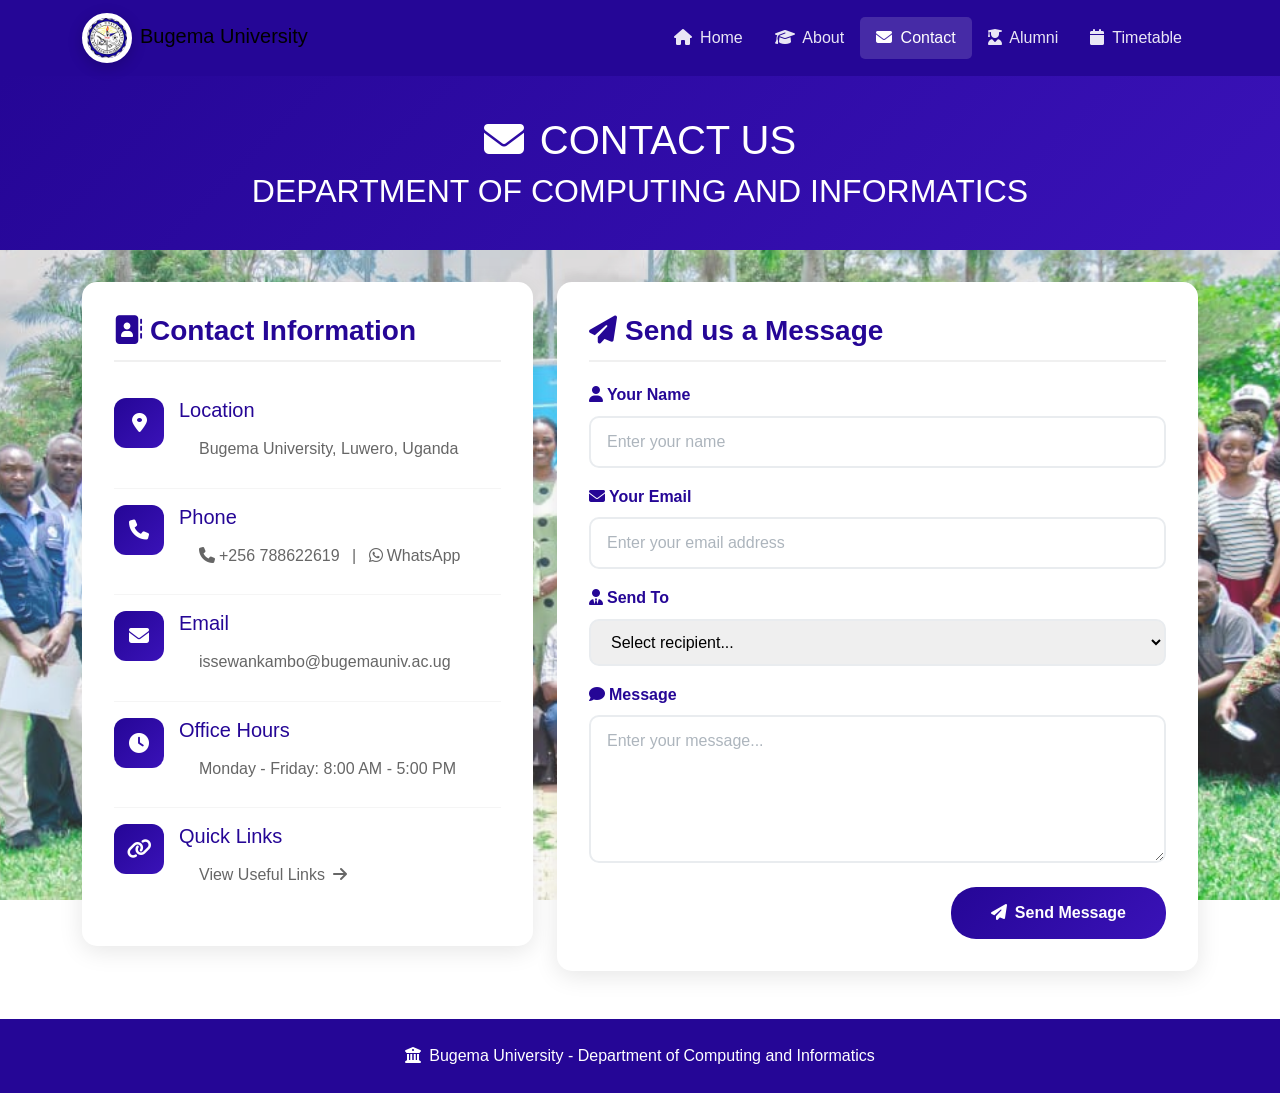
<file: contact.html>
<!DOCTYPE html>
<html lang="en">

<head>
    <meta charset="UTF-8">
    <meta name="viewport" content="width=device-width, initial-scale=1.0">
    <title>Contact - Department of Computing and Informatics</title>
    <link href="https://cdn.jsdelivr.net/npm/bootstrap@5.3.8/dist/css/bootstrap.min.css" rel="stylesheet"
        integrity="sha384-sRIl4kxILFvY47J16cr9ZwB07vP4J8+LH7qKQnuqkuIAvNWLzeN8tE5YBujZqJLB" crossorigin="anonymous">
    <link rel="stylesheet" href="Styles.css">
    <link rel="stylesheet" href="https://cdnjs.cloudflare.com/ajax/libs/font-awesome/6.4.0/css/all.min.css">
    <style>
        .page-header {
            background: linear-gradient(135deg, #250696 0%, #3a12b8 100%);
            color: white;
            padding: 2.5rem 0;
            margin-bottom: 2rem;
        }

        .contact-card {
            background: white;
            border-radius: 15px;
            box-shadow: 0 5px 25px rgba(0, 0, 0, 0.1);
            padding: 2rem;
            margin-bottom: 1.5rem;
        }

        .contact-card h3 {
            color: #250696;
            font-weight: 600;
            margin-bottom: 1.25rem;
            padding-bottom: 0.75rem;
            border-bottom: 2px solid #f0f0f0;
        }

        .contact-info-item {
            display: flex;
            align-items: flex-start;
            gap: 15px;
            padding: 1rem 0;
            border-bottom: 1px solid #f5f5f5;
        }

        .contact-info-item:last-child {
            border-bottom: none;
        }

        .contact-icon {
            width: 50px;
            height: 50px;
            background: linear-gradient(135deg, #250696 0%, #3a12b8 100%);
            border-radius: 12px;
            display: flex;
            align-items: center;
            justify-content: center;
            flex-shrink: 0;
        }

        .contact-icon i {
            color: white;
            font-size: 1.25rem;
        }

        .contact-text h5 {
            color: #250696;
            margin-bottom: 0.25rem;
        }

        .contact-text p {
            color: #666;
            margin-bottom: 0;
        }

        .contact-link {
            color: #666;
            text-decoration: none;
            transition: all 0.3s ease;
        }

        .contact-link:hover {
            color: #250696;
            text-decoration: underline;
        }

        .form-label {
            color: #250696;
            font-weight: 600;
            margin-bottom: 0.5rem;
        }

        .form-control {
            border: 2px solid #e9ecef;
            border-radius: 10px;
            padding: 0.75rem 1rem;
            transition: all 0.3s ease;
        }

        .form-control:focus {
            border-color: #250696;
            box-shadow: 0 0 0 3px rgba(37, 6, 150, 0.1);
        }

        .form-control::placeholder {
            color: #adb5bd;
        }

        .btn-submit {
            background: linear-gradient(135deg, #250696 0%, #3a12b8 100%);
            border: none;
            padding: 0.875rem 2.5rem;
            border-radius: 25px;
            font-weight: 600;
            font-size: 1rem;
            transition: all 0.3s ease;
        }

        .btn-submit:hover {
            transform: translateY(-2px);
            box-shadow: 0 8px 25px rgba(37, 6, 150, 0.3);
            background: linear-gradient(135deg, #1a0530 0%, #250696 100%);
        }

        .recipient-select {
            border: 2px solid #e9ecef;
            border-radius: 10px;
            padding: 0.75rem 1rem;
            width: 100%;
            transition: all 0.3s ease;
        }

        .recipient-select:focus {
            border-color: #250696;
            box-shadow: 0 0 0 3px rgba(37, 6, 150, 0.1);
            outline: none;
        }
    </style>
</head>

<body>
    <!-- Navigation -->
    <nav class="navbar navbar-expand-lg navbar-custom">
        <div class="container">
            <a class="navbar-brand" href="index.html">
                <img src="log.jpeg" alt="BUGEMA UNIVERSITY LOGO" width="50" height="50"
                    class="me-2 circular-frame-white">Bugema University
            </a>
            <button class="navbar-toggler" type="button" data-bs-toggle="collapse" data-bs-target="#navbarNav">
                <span class="navbar-toggler-icon"></span>
            </button>
            <div class="collapse navbar-collapse" id="navbarNav">
                <ul class="navbar-nav ms-auto">
                    <li class="nav-item">
                        <a class="nav-link" href="index.html">
                            <i class="fas fa-home me-1"></i> Home
                        </a>
                    </li>
                    <li class="nav-item">
                        <a class="nav-link" href="About.html">
                            <i class="fas fa-graduation-cap me-1"></i> About
                        </a>
                    </li>
                    <li class="nav-item">
                        <a class="nav-link active" href="contact.html">
                            <i class="fas fa-envelope me-1"></i> Contact
                        </a>
                    </li>
                    <li class="nav-item">
                        <a class="nav-link" href="ALUMNI PAGE.HTML">
                            <i class="fas fa-user-graduate me-1"></i> Alumni
                        </a>
                    </li>
                    <li class="nav-item">
                        <a class="nav-link" href="TIMETABLE.html">
                            <i class="fas fa-calendar me-1"></i> Timetable
                        </a>
                    </li>

                </ul>
            </div>
        </div>
    </nav>

    <!-- Page Header -->
    <header class="page-header">
        <div class="container text-center">
            <h1 class="mb-2"><i class="fas fa-envelope me-3"></i>CONTACT US</h1>
            <h2 class="mb-0">DEPARTMENT OF COMPUTING AND INFORMATICS</h2>
        </div>
    </header>

    <!-- Main Content -->
    <main>
        <div class="container">
            <div class="row">
                <!-- Contact Information -->
                <div class="col-lg-5 mb-4">
                    <div class="contact-card">
                        <h3><i class="fas fa-address-book me-2"></i>Contact Information</h3>

                        <div class="contact-info-item">
                            <div class="contact-icon">
                                <i class="fas fa-map-marker-alt"></i>
                            </div>
                            <div class="contact-text">
                                <h5>Location</h5>
                                <p>Bugema University, Luwero, Uganda</p>
                            </div>
                        </div>

                        <div class="contact-info-item">
                            <div class="contact-icon">
                                <i class="fas fa-phone"></i>
                            </div>
                            <div class="contact-text">
                                <h5>Phone</h5>
                                <p>
                                    <a href="tel:+256788622619" class="contact-link"><i
                                            class="fas fa-phone me-1"></i>+256 788622619</a>
                                    <span class="mx-2">|</span>
                                    <a href="https://wa.me/256788622619" class="contact-link" target="_blank"><i
                                            class="fab fa-whatsapp me-1"></i>WhatsApp</a>
                                </p>
                            </div>
                        </div>

                        <div class="contact-info-item">
                            <div class="contact-icon">
                                <i class="fas fa-envelope"></i>
                            </div>
                            <div class="contact-text">
                                <h5>Email</h5>
                                <p><a href="mailto:issewankambo@bugemauniv.ac.ug"
                                        class="contact-link">issewankambo@bugemauniv.ac.ug</a></p>
                            </div>
                        </div>

                        <div class="contact-info-item">
                            <div class="contact-icon">
                                <i class="fas fa-clock"></i>
                            </div>
                            <div class="contact-text">
                                <h5>Office Hours</h5>
                                <p>Monday - Friday: 8:00 AM - 5:00 PM</p>
                            </div>
                        </div>

                        <!-- Links Section -->
                        <div class="contact-info-item">
                            <div class="contact-icon">
                                <i class="fas fa-link"></i>
                            </div>
                            <div class="contact-text">
                                <h5>Quick Links</h5>
                                <p><a href="LINKS PAGE.html" class="contact-link">View Useful Links <i
                                            class="fas fa-arrow-right ms-1"></i></a></p>
                            </div>
                        </div>
                    </div>
                </div>

                <!-- Contact Form -->
                <div class="col-lg-7 mb-4">
                    <div class="contact-card">
                        <h3><i class="fas fa-paper-plane me-2"></i>Send us a Message</h3>

                        <form action="" method="post">
                            <!-- Your Name -->
                            <div class="mb-3">
                                <label for="senderName" class="form-label">
                                    <i class="fas fa-user me-1"></i>Your Name
                                </label>
                                <input type="text" class="form-control" id="senderName" name="senderName"
                                    placeholder="Enter your name" required>
                            </div>

                            <!-- Your Email -->
                            <div class="mb-3">
                                <label for="senderEmail" class="form-label">
                                    <i class="fas fa-envelope me-1"></i>Your Email
                                </label>
                                <input type="email" class="form-control" id="senderEmail" name="senderEmail"
                                    placeholder="Enter your email address" required>
                            </div>

                            <!-- Recipient -->
                            <div class="mb-3">
                                <label for="recipient" class="form-label">
                                    <i class="fas fa-user-tie me-1"></i>Send To
                                </label>
                                <select class="recipient-select" id="recipient" name="recipient" required>
                                    <option value="" disabled selected>Select recipient...</option>
                                    <option value="department_head">Department Head</option>
                                    <option value="library_manager">Secretary</option>
                                    <option value="library_assistant">IT Club president</option>
                                    <option value="academic_advisor">Academic Advisor</option>
                                </select>
                            </div>

                            <!-- Message -->
                            <div class="mb-4">
                                <label for="message" class="form-label">
                                    <i class="fas fa-comment me-1"></i>Message
                                </label>
                                <textarea class="form-control" id="message" name="message" rows="5"
                                    placeholder="Enter your message..." required></textarea>
                            </div>

                            <!-- Submit Button -->
                            <div class="text-end">
                                <button type="submit" class="btn btn-primary btn-submit">
                                    <i class="fas fa-paper-plane me-2"></i>Send Message
                                </button>
                            </div>
                        </form>
                    </div>
                </div>
            </div>
        </div>
    </main>

    <!-- Footer -->
    <footer class="text-center">
        <div class="container">
            <p class="mb-0"><i class="fas fa-university me-2"></i>Bugema University - Department of Computing and
                Informatics</p>
        </div>
    </footer>

    <script src="https://cdn.jsdelivr.net/npm/bootstrap@5.3.8/dist/js/bootstrap.bundle.min.js"
        integrity="sha384-YvpcrYf0tY3lHB60NNkmXc5s9fDVZLESaAA55NDzOxhy9GkcIdslK1eN7N6jIeHz"
        crossorigin="anonymous"></script>
</body>

</html>
</file>
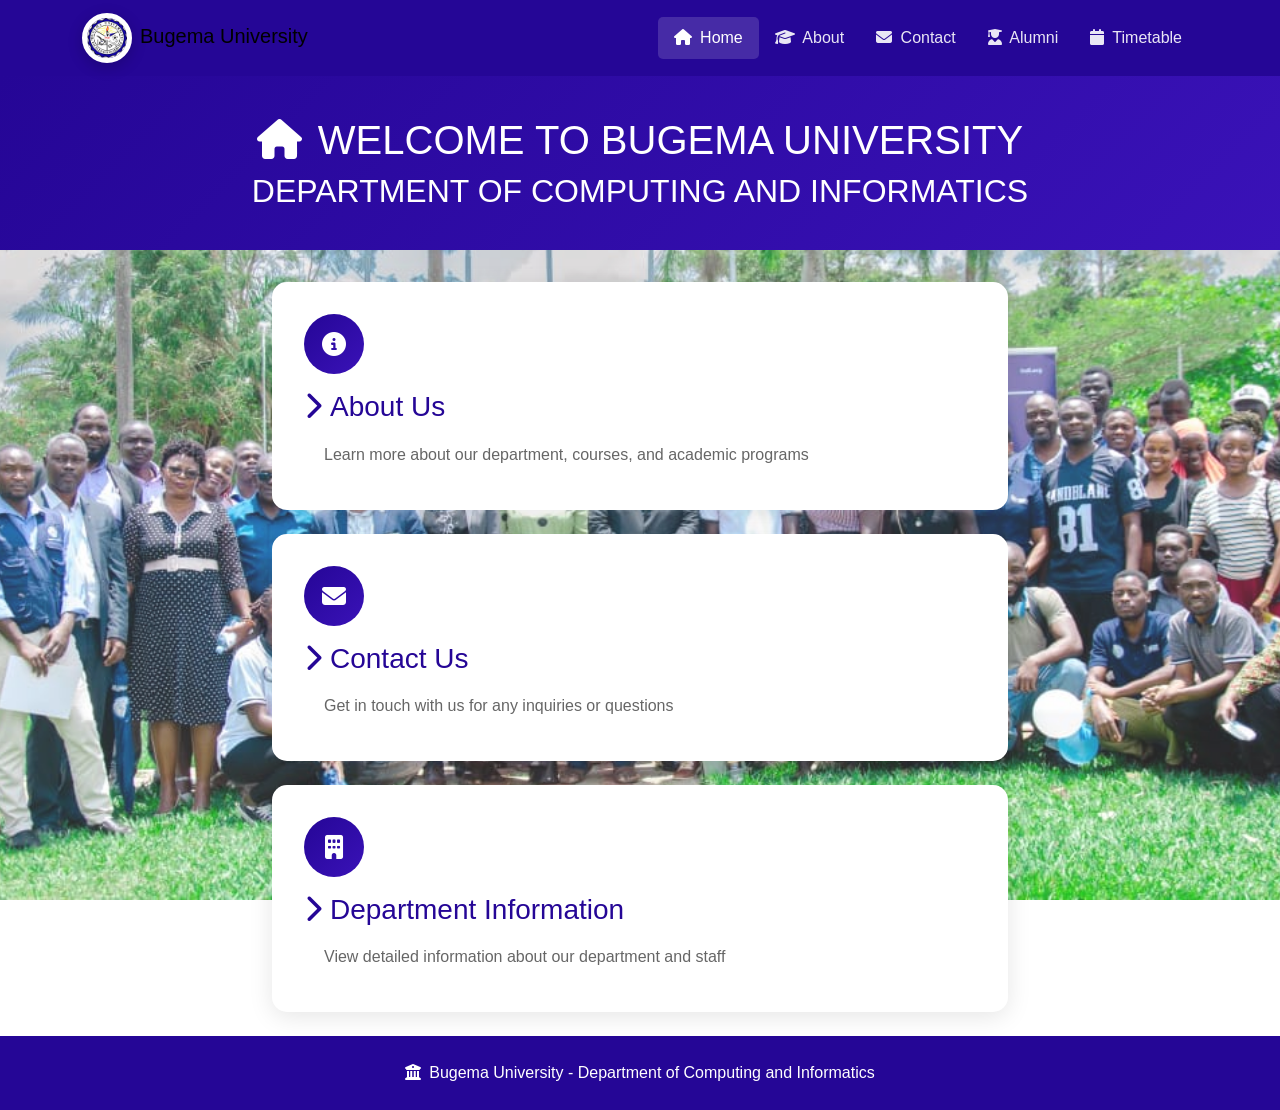
<file: HOME.HTML>
<!DOCTYPE html>
<html lang="en">

<head>
    <meta charset="UTF-8">
    <meta name="viewport" content="width=device-width, initial-scale=1.0">
    <title>Home - Department of Computing and Informatics</title>
    <link href="https://cdn.jsdelivr.net/npm/bootstrap@5.3.8/dist/css/bootstrap.min.css" rel="stylesheet"
        integrity="sha384-sRIl4kxILFvY47J16cr9ZwB07vP4J8+LH7qKQnuqkuIAvNWLzeN8tE5YBujZqJLB" crossorigin="anonymous">
    <link rel="stylesheet" href="Styles.css">
    <link rel="stylesheet" href="https://cdnjs.cloudflare.com/ajax/libs/font-awesome/6.4.0/css/all.min.css">
    <style>
        .page-header {
            background: linear-gradient(135deg, #250696 0%, #3a12b8 100%);
            color: white;
            padding: 2.5rem 0;
            margin-bottom: 2rem;
        }

        .link-card {
            background: white;
            border-radius: 15px;
            box-shadow: 0 5px 25px rgba(0, 0, 0, 0.1);
            padding: 2rem;
            margin-bottom: 1.5rem;
            transition: transform 0.3s ease, box-shadow 0.3s ease;
            text-decoration: none;
            display: block;
        }

        .link-card:hover {
            transform: translateY(-5px);
            box-shadow: 0 10px 35px rgba(0, 0, 0, 0.15);
        }

        .link-card h3 {
            color: #250696;
            margin-bottom: 0.5rem;
        }

        .link-card p {
            color: #666;
            margin-bottom: 0;
        }

        .link-card .icon-wrapper {
            width: 60px;
            height: 60px;
            background: linear-gradient(135deg, #250696 0%, #3a12b8 100%);
            border-radius: 50%;
            display: flex;
            align-items: center;
            justify-content: center;
            margin-bottom: 1rem;
        }

        .link-card .icon-wrapper i {
            color: white;
            font-size: 1.5rem;
        }
    </style>
</head>

<body>
    <!-- Navigation -->
    <nav class="navbar navbar-expand-lg navbar-custom">
        <div class="container">
            <a class="navbar-brand" href="index.html">
                <img src="log.jpeg" alt="BUGEMA UNIVERSITY LOGO" width="50" height="50"
                    class="me-2 circular-frame-white">Bugema University
            </a>
            <button class="navbar-toggler" type="button" data-bs-toggle="collapse" data-bs-target="#navbarNav">
                <span class="navbar-toggler-icon"></span>
            </button>
            <div class="collapse navbar-collapse" id="navbarNav">
                <ul class="navbar-nav ms-auto">
                    <li class="nav-item">
                        <a class="nav-link active" href="index.html">
                            <i class="fas fa-home me-1"></i> Home
                        </a>
                    </li>
                    <li class="nav-item">
                        <a class="nav-link" href="About.html">
                            <i class="fas fa-graduation-cap me-1"></i> About
                        </a>
                    </li>
                    <li class="nav-item">
                        <a class="nav-link" href="contact.html">
                            <i class="fas fa-envelope me-1"></i> Contact
                        </a>
                    </li>
                    <li class="nav-item">
                        <a class="nav-link" href="ALUMNI PAGE.HTML">
                            <i class="fas fa-user-graduate me-1"></i> Alumni
                        </a>
                    </li>
                    <li class="nav-item">
                        <a class="nav-link" href="TIMETABLE.html">
                            <i class="fas fa-calendar me-1"></i> Timetable
                        </a>
                    </li>
                </ul>
            </div>
        </div>
    </nav>

    <!-- Page Header -->
    <header class="page-header">
        <div class="container text-center">
            <h1 class="mb-2"><i class="fas fa-home me-3"></i>WELCOME TO BUGEMA UNIVERSITY</h1>
            <h2 class="mb-0">DEPARTMENT OF COMPUTING AND INFORMATICS</h2>
        </div>
    </header>

    <!-- Main Content -->
    <main>
        <div class="container">
            <div class="row justify-content-center">
                <div class="col-lg-8 col-md-10">
                    <!-- About Link -->
                    <a href="About.html" class="link-card">
                        <div class="icon-wrapper">
                            <i class="fas fa-info-circle"></i>
                        </div>
                        <h3><i class="fas fa-chevron-right me-2"></i>About Us</h3>
                        <p>Learn more about our department, courses, and academic programs</p>
                    </a>

                    <!-- Contact Link -->
                    <a href="contact.html" class="link-card">
                        <div class="icon-wrapper">
                            <i class="fas fa-envelope"></i>
                        </div>
                        <h3><i class="fas fa-chevron-right me-2"></i>Contact Us</h3>
                        <p>Get in touch with us for any inquiries or questions</p>
                    </a>

                    <!-- Department Info Link -->
                    <a href="INDEX.HTML" class="link-card">
                        <div class="icon-wrapper">
                            <i class="fas fa-building"></i>
                        </div>
                        <h3><i class="fas fa-chevron-right me-2"></i>Department Information</h3>
                        <p>View detailed information about our department and staff</p>
                    </a>
                </div>
            </div>
        </div>
    </main>

    <!-- Footer -->
    <footer class="text-center">
        <div class="container">
            <p class="mb-0"><i class="fas fa-university me-2"></i>Bugema University - Department of Computing and
                Informatics</p>
        </div>
    </footer>

    <script src="https://cdn.jsdelivr.net/npm/bootstrap@5.3.8/dist/js/bootstrap.bundle.min.js"
        integrity="sha384-YvpcrYf0tY3lHB60NNkmXc5s9fDVZLESaAA55NDzOxhy9GkcIdslK1eN7N6jIeHz"
        crossorigin="anonymous"></script>
</body>

</html>
</file>
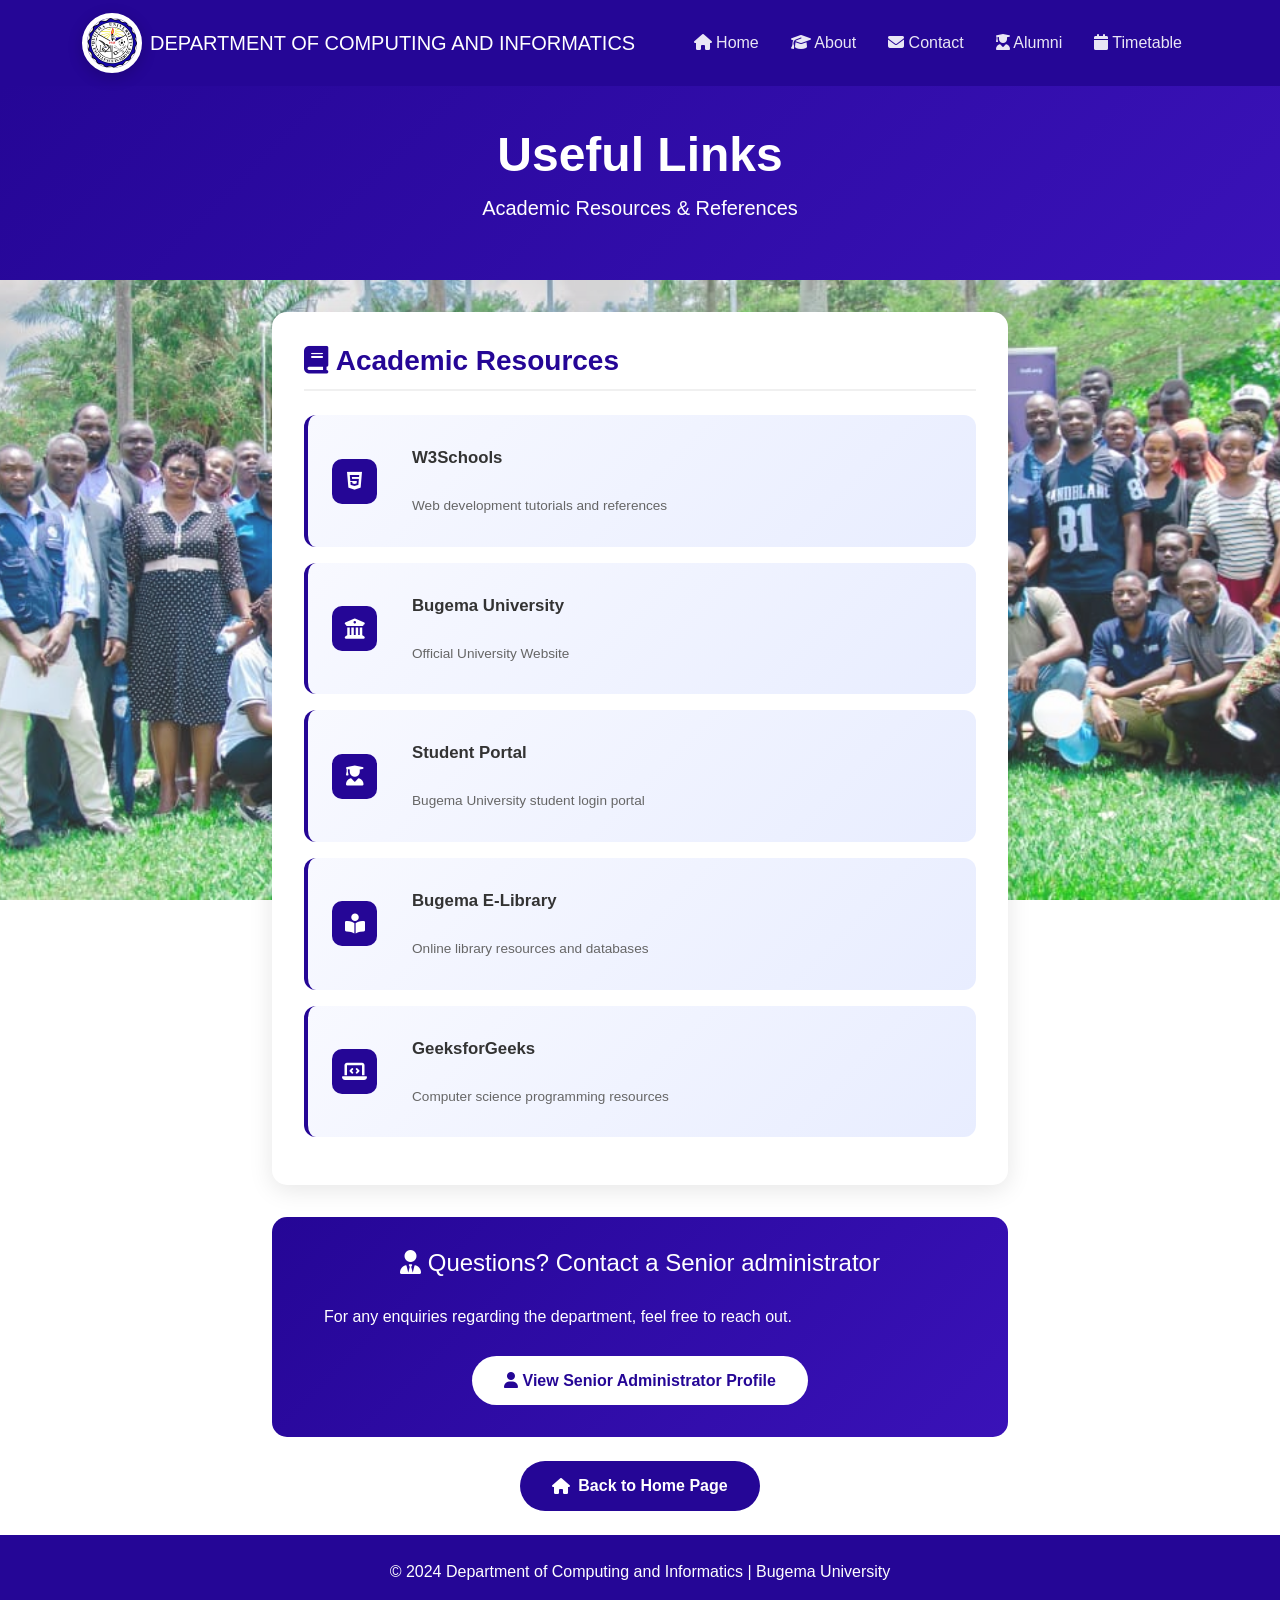
<file: LINKS PAGE.html>
<!DOCTYPE html>
<html lang="en">

<head>
        <meta charset="UTF-8">
        <meta name="viewport" content="width=device-width, initial-scale=1.0">
        <title>Useful Links - Department of Computing and Informatics</title>
        <link href="https://cdn.jsdelivr.net/npm/bootstrap@5.3.8/dist/css/bootstrap.min.css" rel="stylesheet"
                integrity="sha384-sRIl4kxILFvY47J16cr9ZwB07vP4J8+LH7qKQnuqkuIAvNWLzeN8tE5YBujZqJLB"
                crossorigin="anonymous">
        <link rel="stylesheet" href="Styles.css">
        <link rel="stylesheet" href="https://cdnjs.cloudflare.com/ajax/libs/font-awesome/6.4.0/css/all.min.css">
        <style>
                .page-header {
                        background: linear-gradient(135deg, #250696 0%, #3a12b8 100%);
                        color: white;
                        padding: 2.5rem 0;
                        margin-bottom: 2rem;
                }

                .content-card {
                        background: white;
                        border-radius: 15px;
                        box-shadow: 0 5px 25px rgba(0, 0, 0, 0.1);
                        padding: 2rem;
                        margin-bottom: 2rem;
                }

                .content-card h3 {
                        color: #250696;
                        font-weight: 600;
                        margin-bottom: 1.5rem;
                        padding-bottom: 0.75rem;
                        border-bottom: 2px solid #f0f0f0;
                }

                .links-list {
                        list-style: none;
                        padding: 0;
                }

                .links-list li {
                        margin-bottom: 1rem;
                }

                .link-item {
                        display: flex;
                        align-items: center;
                        gap: 15px;
                        padding: 1.25rem 1.5rem;
                        background: linear-gradient(135deg, #f8f9ff 0%, #e8edff 100%);
                        border-radius: 12px;
                        text-decoration: none;
                        color: #333;
                        border-left: 4px solid #250696;
                        transition: all 0.3s ease;
                }

                .link-item:hover {
                        transform: translateX(8px);
                        box-shadow: 0 5px 20px rgba(37, 6, 150, 0.15);
                        background: linear-gradient(135deg, #e8edff 0%, #d8e2ff 100%);
                        color: #250696;
                }

                .link-icon {
                        width: 45px;
                        height: 45px;
                        background: #250696;
                        color: white;
                        border-radius: 10px;
                        display: flex;
                        align-items: center;
                        justify-content: center;
                        font-size: 1.25rem;
                        flex-shrink: 0;
                }

                .link-content {
                        flex: 1;
                }

                .link-title {
                        font-weight: 600;
                        font-size: 1.05rem;
                        margin-bottom: 3px;
                }

                .link-desc {
                        font-size: 0.85rem;
                        color: #666;
                        margin: 0;
                }

                .link-arrow {
                        color: #250696;
                        font-size: 1.25rem;
                        opacity: 0;
                        transition: opacity 0.3s ease;
                }

                .link-item:hover .link-arrow {
                        opacity: 1;
                }

                .contact-card {
                        background: linear-gradient(135deg, #250696 0%, #3a12b8 100%);
                        color: white;
                        border-radius: 15px;
                        padding: 2rem;
                        text-align: center;
                }

                .contact-card h4 {
                        margin-bottom: 1rem;
                }

                .contact-card a {
                        display: inline-block;
                        padding: 0.75rem 2rem;
                        background: white;
                        color: #250696;
                        border-radius: 25px;
                        text-decoration: none;
                        font-weight: 600;
                        transition: transform 0.3s ease, box-shadow 0.3s ease;
                }

                .contact-card a:hover {
                        transform: translateY(-3px);
                        box-shadow: 0 5px 20px rgba(0, 0, 0, 0.3);
                }

                .home-btn {
                        display: inline-flex;
                        align-items: center;
                        gap: 8px;
                        padding: 0.75rem 2rem;
                        background: #250696;
                        color: white;
                        border-radius: 25px;
                        text-decoration: none;
                        font-weight: 600;
                        transition: all 0.3s ease;
                }

                .home-btn:hover {
                        background: #1a0530;
                        transform: translateY(-2px);
                }

                @media (max-width: 768px) {
                        .page-header {
                                padding: 1.5rem 0;
                        }

                        .content-card {
                                padding: 1.5rem;
                        }

                        .link-item {
                                padding: 1rem;
                        }

                        .link-icon {
                                width: 38px;
                                height: 38px;
                                font-size: 1rem;
                        }
                }
        </style>
</head>

<body>
        <!-- Navigation -->
        <header class="navbar-custom">
                <nav class="navbar navbar-expand-lg navbar-dark">
                        <div class="container">
                                <a class="navbar-brand d-flex align-items-center" href="index.html">
                                        <img src="log.jpeg" alt="BUGEMA UNIVERSITY LOGO" width="60" height="60"
                                                class="me-2 circular-frame-white">
                                        <span class="d-none d-md-block">DEPARTMENT OF COMPUTING AND INFORMATICS</span>
                                        <span class="d-md-none">DCI</span>
                                </a>
                                <button class="navbar-toggler" type="button" data-bs-toggle="collapse"
                                        data-bs-target="#navbarNav">
                                        <span class="navbar-toggler-icon"></span>
                                </button>
                                <div class="collapse navbar-collapse" id="navbarNav">
                                        <ul class="navbar-nav ms-auto">
                                                <li class="nav-item"><a class="nav-link" href="index.html"><i
                                                                        class="fas fa-home"></i> Home</a></li>
                                                <li class="nav-item"><a class="nav-link" href="About.html"><i
                                                                        class="fas fa-graduation-cap"></i> About</a>
                                                </li>
                                                <li class="nav-item"><a class="nav-link" href="contact.html"><i
                                                                        class="fas fa-envelope"></i> Contact</a></li>
                                                <li class="nav-item"><a class="nav-link" href="ALUMNI PAGE.HTML"><i
                                                                        class="fas fa-user-graduate"></i> Alumni</a>
                                                </li>
                                                <li class="nav-item"><a class="nav-link" href="TIMETABLE.html"><i
                                                                        class="fas fa-calendar"></i> Timetable</a></li>
                                        </ul>
                                </div>
                        </div>
                </nav>
        </header>

        <!-- Page Header -->
        <div class="page-header">
                <div class="container">
                        <div class="row">
                                <div class="col-12 text-center">
                                        <h1 class="display-5 fw-bold">Useful Links</h1>
                                        <p class="lead">Academic Resources & References</p>
                                </div>
                        </div>
                </div>
        </div>

        <!-- Main Content -->
        <main class="container">
                <div class="row justify-content-center">
                        <div class="col-lg-8">
                                <!-- Academic Links -->
                                <div class="content-card">
                                        <h3><i class="fas fa-book"></i> Academic Resources</h3>
                                        <ul class="links-list">
                                                <li>
                                                        <a href="https://www.w3schools.com/" target="_blank"
                                                                class="link-item">
                                                                <div class="link-icon">
                                                                        <i class="fab fa-html5"></i>
                                                                </div>
                                                                <div class="link-content">
                                                                        <p class="link-title">W3Schools</p>
                                                                        <p class="link-desc">Web development tutorials
                                                                                and references</p>
                                                                </div>
                                                                <i class="fas fa-arrow-right link-arrow"></i>
                                                        </a>
                                                </li>
                                                <li><a href="https://bugemauniv.ac.ug/" target="_blank"
                                                                class="link-item">
                                                                <div class="link-icon">
                                                                        <i class="fas fa-university"></i>
                                                                </div>
                                                                <div class="link-content">
                                                                        <p class="link-title">Bugema University</p>
                                                                        <p class="link-desc">Official University Website
                                                                        </p>
                                                                </div>
                                                                <i class="fas fa-arrow-right link-arrow"></i>
                                                        </a></li>
                                                <li>
                                                        <a href="https://erms.bugemauniv.ac.ug/student/login/"
                                                                target="_blank" class="link-item">
                                                                <div class="link-icon">
                                                                        <i class="fas fa-user-graduate"></i>
                                                                </div>
                                                                <div class="link-content">
                                                                        <p class="link-title">Student Portal</p>
                                                                        <p class="link-desc">Bugema University student
                                                                                login portal</p>
                                                                </div>
                                                                <i class="fas fa-arrow-right link-arrow"></i>
                                                        </a>
                                                </li>
                                                <li>
                                                        <a href="https://e-library.bugemauniv.ac.ug/" target="_blank"
                                                                class="link-item">
                                                                <div class="link-icon">
                                                                        <i class="fas fa-book-reader"></i>
                                                                </div>
                                                                <div class="link-content">
                                                                        <p class="link-title">Bugema E-Library</p>
                                                                        <p class="link-desc">Online library resources
                                                                                and databases</p>
                                                                </div>
                                                                <i class="fas fa-arrow-right link-arrow"></i>
                                                        </a>
                                                </li>
                                                <li>
                                                        <a href="https://www.geeksforgeeks.org/" target="_blank"
                                                                class="link-item">
                                                                <div class="link-icon">
                                                                        <i class="fas fa-laptop-code"></i>
                                                                </div>
                                                                <div class="link-content">
                                                                        <p class="link-title">GeeksforGeeks</p>
                                                                        <p class="link-desc">Computer science
                                                                                programming resources</p>
                                                                </div>
                                                                <i class="fas fa-arrow-right link-arrow"></i>
                                                        </a>
                                                </li>
                                        </ul>
                                </div>

                                <!-- Contact Card -->
                                <div class="contact-card mb-4">
                                        <h4><i class="fas fa-user-tie"></i> Questions? Contact a Senior administrator
                                        </h4>
                                        <p class="mb-3">For any enquiries regarding the department, feel free to reach
                                                out.</p>
                                        <a href="PROFILE PAGE.HTML"><i class="fas fa-user"></i> View Senior
                                                Administrator
                                                Profile</a>
                                </div>

                                <!-- Back to Home -->
                                <div class="text-center">
                                        <a href="HOME.HTML" class="home-btn">
                                                <i class="fas fa-home"></i> Back to Home Page
                                        </a>
                                </div>
                        </div>
                </div>
        </main>

        <!-- Footer -->
        <footer class="text-center py-4 mt-4" style="background: #250696; color: white;">
                <div class="container">
                        <p class="mb-0">&copy; 2024 Department of Computing and Informatics | Bugema University</p>
                </div>
        </footer>

        <script src="https://cdn.jsdelivr.net/npm/bootstrap@5.3.8/dist/js/bootstrap.bundle.min.js"
                integrity="sha384-/vh1+pyRH8RRHJ9 LucyR7Ubt4mvb6mkP2ZjzC2S7Xmu6nBJS2z9b3J7mKx1PZ8S6b"
                crossorigin="anonymous"></script>
</body>

</html>
</file>
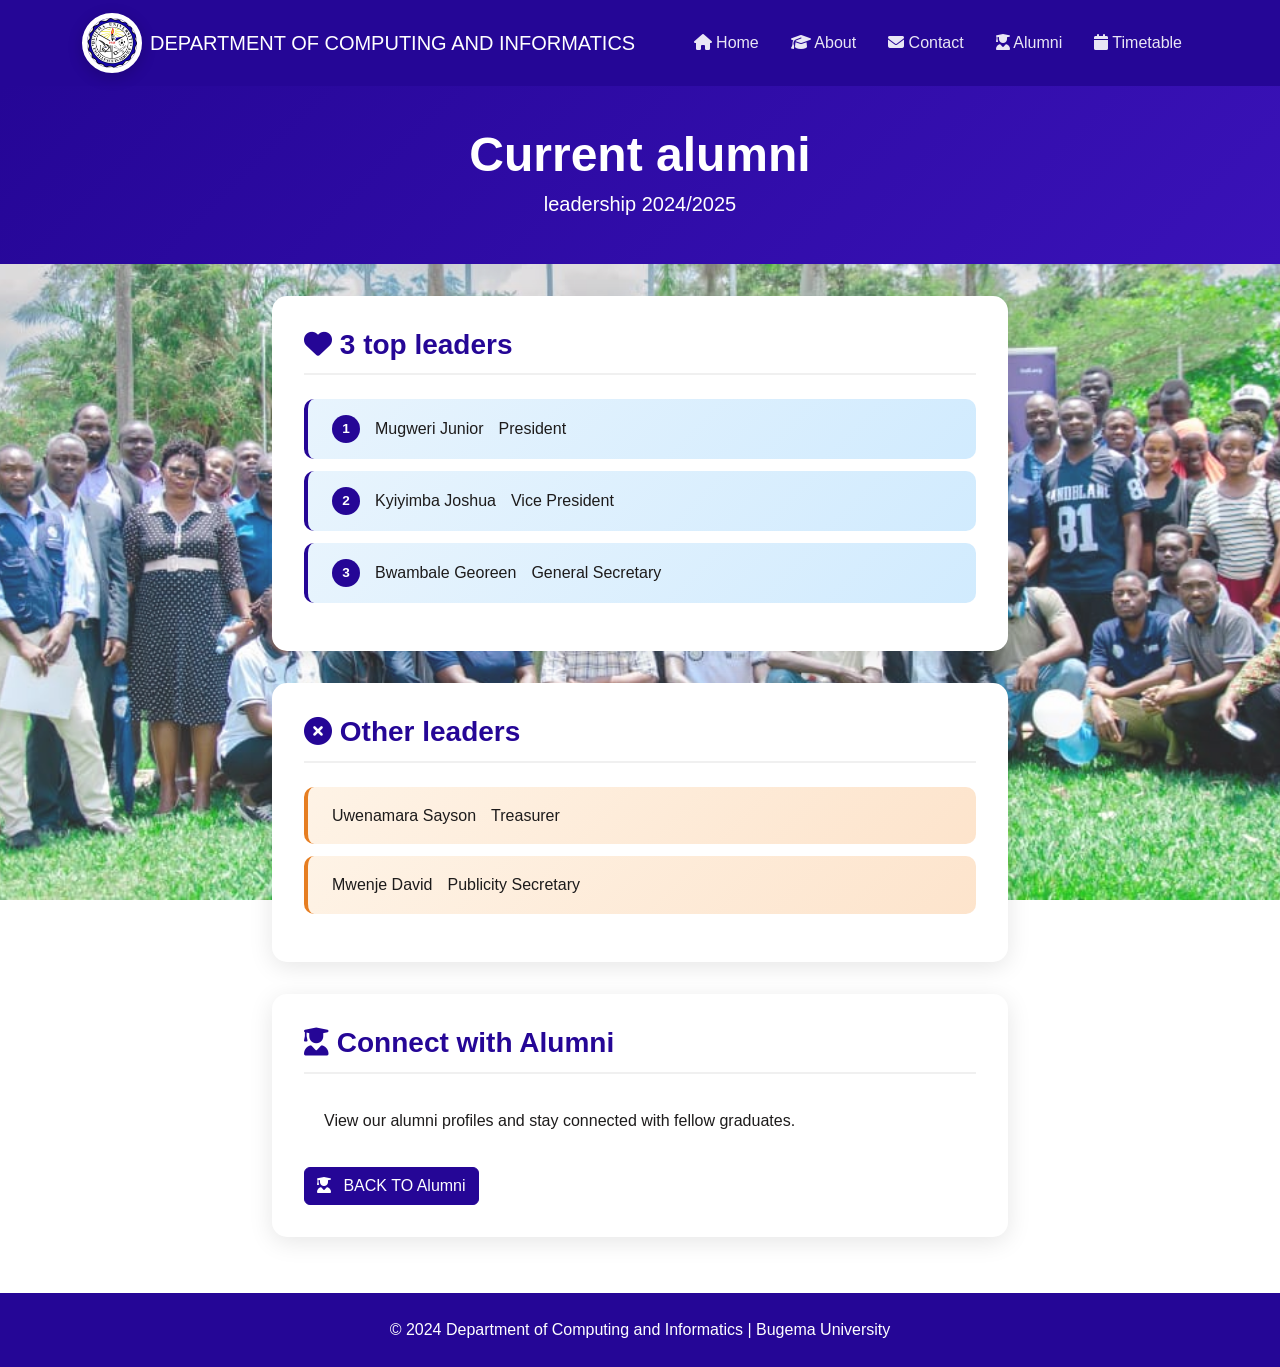
<file: LISTPAGE.HTML>
<!DOCTYPE html>
<html lang="en">

<head>
    <meta charset="UTF-8">
    <meta name="viewport" content="width=device-width, initial-scale=1.0">
    <title>Lists - Department of Computing and Informatics</title>
    <link href="https://cdn.jsdelivr.net/npm/bootstrap@5.3.8/dist/css/bootstrap.min.css" rel="stylesheet"
        integrity="sha384-sRIl4kxILFvY47J16cr9ZwB07vP4J8+LH7qKQnuqkuIAvNWLzeN8tE5YBujZqJLB" crossorigin="anonymous">
    <link rel="stylesheet" href="Styles.css">
    <link rel="stylesheet" href="https://cdnjs.cloudflare.com/ajax/libs/font-awesome/6.4.0/css/all.min.css">
    <style>
        .page-header {
            background: linear-gradient(135deg, #250696 0%, #3a12b8 100%);
            color: white;
            padding: 2.5rem 0;
            margin-bottom: 2rem;
        }

        .content-card {
            background: white;
            border-radius: 15px;
            box-shadow: 0 5px 25px rgba(0, 0, 0, 0.1);
            padding: 2rem;
            margin-bottom: 2rem;
        }

        .content-card h3 {
            color: #250696;
            font-weight: 600;
            margin-bottom: 1.5rem;
            padding-bottom: 0.75rem;
            border-bottom: 2px solid #f0f0f0;
        }

        .favorites-list,
        .dislikes-list {
            list-style: none;
            padding: 0;
        }

        .favorites-list li,
        .dislikes-list li {
            padding: 1rem 1.5rem;
            margin-bottom: 0.75rem;
            border-radius: 10px;
            display: flex;
            align-items: center;
            gap: 15px;
            transition: transform 0.3s ease, box-shadow 0.3s ease;
        }

        .favorites-list li {
            background: linear-gradient(135deg, #e8f4fd 0%, #d1ebfe 100%);
            border-left: 4px solid #250696;
        }

        .favorites-list li:hover {
            transform: translateX(5px);
            box-shadow: 0 4px 15px rgba(37, 6, 150, 0.15);
        }

        .dislikes-list li {
            background: linear-gradient(135deg, #fef3e6 0%, #fde4cc 100%);
            border-left: 4px solid #e67e22;
        }

        .dislikes-list li:hover {
            transform: translateX(5px);
            box-shadow: 0 4px 15px rgba(230, 126, 34, 0.15);
        }

        .list-icon {
            width: 40px;
            height: 40px;
            border-radius: 50%;
            display: flex;
            align-items: center;
            justify-content: center;
            font-size: 1.1rem;
        }

        .favorites-list .list-icon {
            background: #250696;
            color: white;
        }

        .dislikes-list .list-icon {
            background: #e67e22;
            color: white;
        }

        .list-number {
            background: #250696;
            color: white;
            width: 28px;
            height: 28px;
            border-radius: 50%;
            display: flex;
            align-items: center;
            justify-content: center;
            font-weight: bold;
            font-size: 0.85rem;
        }

        @media (max-width: 768px) {
            .page-header {
                padding: 1.5rem 0;
            }

            .content-card {
                padding: 1.5rem;
            }

            .favorites-list li,
            .dislikes-list li {
                padding: 0.75rem 1rem;
            }
        }
    </style>
</head>

<body>
    <!-- Navigation -->
    <header class="navbar-custom">
        <nav class="navbar navbar-expand-lg navbar-dark">
            <div class="container">
                <a class="navbar-brand d-flex align-items-center" href="index.html">
                    <img src="log.jpeg" alt="BUGEMA UNIVERSITY LOGO" width="60" height="60"
                        class="me-2 circular-frame-white">
                    <span class="d-none d-md-block">DEPARTMENT OF COMPUTING AND INFORMATICS</span>
                    <span class="d-md-none">DCI</span>
                </a>
                <button class="navbar-toggler" type="button" data-bs-toggle="collapse" data-bs-target="#navbarNav">
                    <span class="navbar-toggler-icon"></span>
                </button>
                <div class="collapse navbar-collapse" id="navbarNav">
                    <ul class="navbar-nav ms-auto">
                        <li class="nav-item"><a class="nav-link" href="index.html"><i class="fas fa-home"></i> Home</a>
                        </li>
                        <li class="nav-item"><a class="nav-link" href="About.html"><i class="fas fa-graduation-cap"></i>
                                About</a></li>
                        <li class="nav-item"><a class="nav-link" href="contact.html"><i class="fas fa-envelope"></i>
                                Contact</a></li>
                        <li class="nav-item"><a class="nav-link" href="ALUMNI PAGE.HTML"><i
                                    class="fas fa-user-graduate"></i>
                                Alumni</a></li>
                        <li class="nav-item"><a class="nav-link" href="TIMETABLE.html"><i class="fas fa-calendar"></i>
                                Timetable</a></li>
                    </ul>
                </div>
            </div>
        </nav>
    </header>

    <!-- Page Header -->
    <div class="page-header">
        <div class="container">
            <div class="row">
                <div class="col-12 text-center">
                    <h1 class="display-5 fw-bold">Current alumni</h1>
                    <h2 class="lead">leadership 2024/2025</h2>
                </div>
            </div>
        </div>
    </div>

    <!-- Main Content -->
    <main class="container">
        <div class="row justify-content-center">
            <div class="col-lg-8">
                <!-- Favorite Things -->
                <div class="content-card">
                    <h3><i class="fas fa-heart"></i> 3 top leaders</h3>
                    <ul class="favorites-list">
                        <li>
                            <span class="list-number">1</span>
                            <span>Mugweri Junior</span>
                            <span>President</span>
                        </li>
                        <li>
                            <span class="list-number">2</span>
                            <span>Kyiyimba Joshua</span>
                            <span>Vice President</span>
                        </li>
                        <li>
                            <span class="list-number">3</span>
                            <span>Bwambale Georeen</span>
                            <span> General Secretary</span>
                        </li>

                    </ul>
                </div>

                <!-- Dislikes -->
                <div class="content-card">
                    <h3><i class="fas fa-times-circle"></i> Other leaders</h3>
                    <ul class="dislikes-list">
                        <li>
                            <span>Uwenamara Sayson</span>
                            <span>Treasurer</span>
                        </li>
                        <li>
                            <span>Mwenje David</span>
                            <span>Publicity Secretary</span>
                        </li>
                    </ul>
                </div>

                <!-- Alumni Link -->
                <div class="content-card">
                    <h3><i class="fas fa-user-graduate"></i> Connect with Alumni</h3>
                    <p>View our alumni profiles and stay connected with fellow graduates.</p>
                    <a href="ALUMNI PAGE.HTML" class="btn btn-primary mt-2">
                        <i class="fas fa-user-graduate me-2"></i> BACK TO Alumni
                    </a>
                </div>
            </div>
        </div>
    </main>

    <!-- Footer -->
    <footer class="text-center py-4 mt-4" style="background: #250696; color: white;">
        <div class="container">
            <p class="mb-0">&copy; 2024 Department of Computing and Informatics | Bugema University</p>
        </div>
    </footer>

    <script src="https://cdn.jsdelivr.net/npm/bootstrap@5.3.8/dist/js/bootstrap.bundle.min.js"
        integrity="sha384-/vh1+pyRH8RRHJ9 LucyR7Ubt4mvb6mkP2ZjzC2S7Xmu6nBJS2z9b3J7mKx1PZ8S6b"
        crossorigin="anonymous"></script>
</body>

</html>
</file>
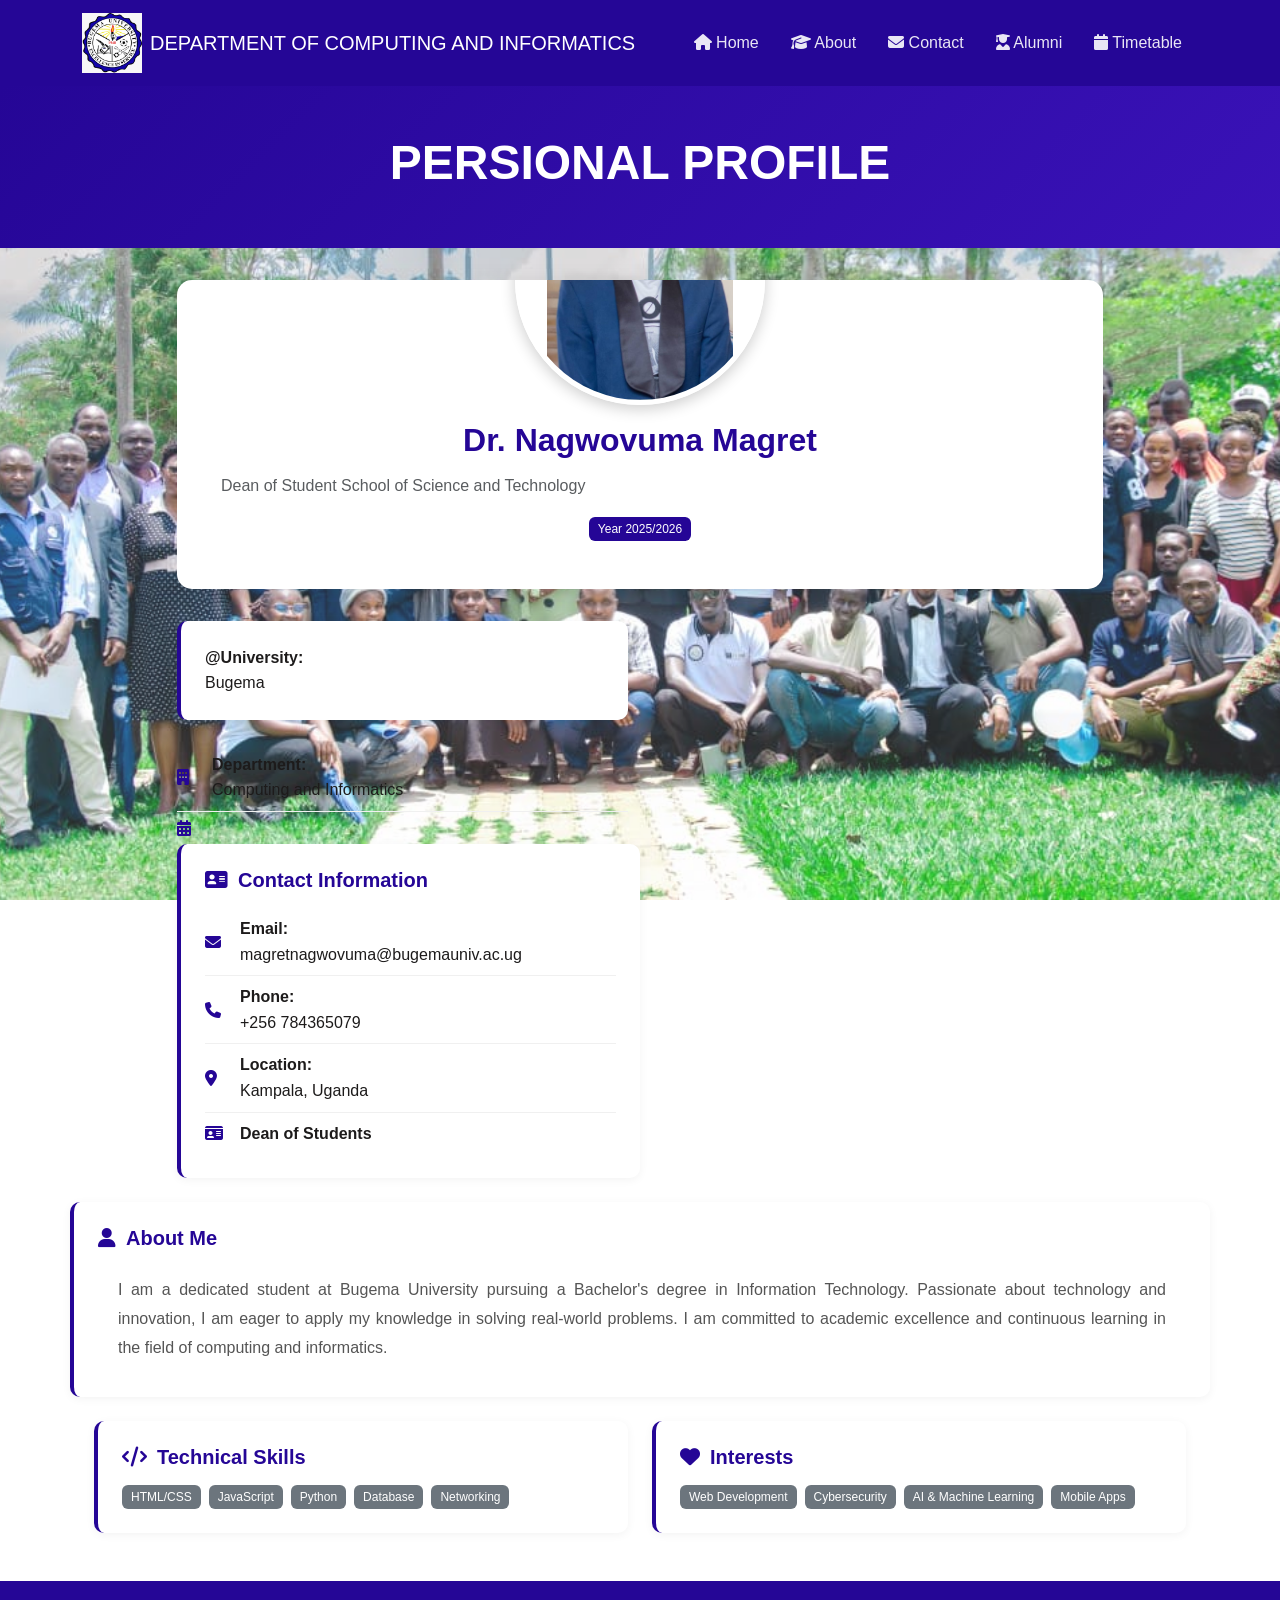
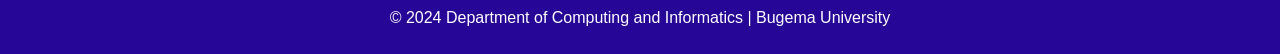
<file: PROFILE PAGE.HTML>
<!DOCTYPE html>
<html lang="en">

<head>
    <meta charset="UTF-8">
    <meta name="viewport" content="width=device-width, initial-scale=1.0">
    <title>Student Profile - Department of Computing and Informatics</title>
    <link href="https://cdn.jsdelivr.net/npm/bootstrap@5.3.8/dist/css/bootstrap.min.css" rel="stylesheet"
        integrity="sha384-sRIl4kxILFvY47J16cr9ZwB07vP4J8+LH7qKQnuqkuIAvNWLzeN8tE5YBujZqJLB" crossorigin="anonymous">
    <link rel="stylesheet" href="Styles.css">
    <link rel="stylesheet" href="https://cdnjs.cloudflare.com/ajax/libs/font-awesome/6.4.0/css/all.min.css">
    <style>
        .profile-header {
            background: linear-gradient(135deg, #250696 0%, #3a12b8 100%);
            color: white;
            padding: 3rem 0;
            margin-bottom: 2rem;
        }

        .profile-img-container {
            position: relative;
            width: 250px;
            height: 250px;
            margin: -125px auto 1rem;
        }

        .profile-img {
            width: 250px;
            height: 250px;
            border-radius: 50%;
            object-fit: contain;
            border: 5px solid white;
            box-shadow: 0 4px 15px rgba(0, 0, 0, 0.2);
        }

        .profile-card {
            background: white;
            border-radius: 15px;
            box-shadow: 0 5px 25px rgba(0, 0, 0, 0.1);
            overflow: hidden;
            margin-bottom: 2rem;
        }

        .info-card {
            background: white;
            border-radius: 10px;
            padding: 1.5rem;
            box-shadow: 0 2px 10px rgba(0, 0, 0, 0.05);
            margin-bottom: 1.5rem;
            border-left: 4px solid #250696;
        }

        .info-card h5 {
            color: #250696;
            font-weight: 600;
            margin-bottom: 1rem;
            display: flex;
            align-items: center;
            gap: 10px;
        }

        .info-item {
            display: flex;
            align-items: center;
            gap: 10px;
            padding: 0.5rem 0;
            border-bottom: 1px solid #f0f0f0;
        }

        .info-item:last-child {
            border-bottom: none;
        }

        .info-icon {
            color: #250696;
            width: 25px;
        }

        .bio-text {
            line-height: 1.8;
            color: #555;
        }

        @media (max-width: 768px) {
            .profile-header {
                padding: 2rem 0;
            }

            .profile-img-container {
                width: 150px;
                height: 150px;
                margin: -75px auto 1rem;
            }

            .profile-img {
                width: 150px;
                height: 150px;
            }

            .info-card {
                margin-bottom: 1rem;
            }
        }
    </style>
</head>

<body>
    <!-- Navigation -->
    <header class="navbar-custom">
        <nav class="navbar navbar-expand-lg navbar-dark">
            <div class="container">
                <a class="navbar-brand d-flex align-items-center" href="index.html">
                    <img src="log.jpeg" alt="BUGEMA UNIVERSITY LOGO" width="60" height="60" class="me-2">
                    <span class="d-none d-md-block">DEPARTMENT OF COMPUTING AND INFORMATICS</span>
                    <span class="d-md-none">DCI</span>
                </a>
                <button class="navbar-toggler" type="button" data-bs-toggle="collapse" data-bs-target="#navbarNav">
                    <span class="navbar-toggler-icon"></span>
                </button>
                <div class="collapse navbar-collapse" id="navbarNav">
                    <ul class="navbar-nav ms-auto">
                        <li class="nav-item"><a class="nav-link" href="index.html"><i class="fas fa-home"></i> Home</a>
                        </li>
                        <li class="nav-item"><a class="nav-link" href="About.html"><i class="fas fa-graduation-cap"></i>
                                About</a></li>
                        <li class="nav-item"><a class="nav-link" href="contact.html"><i class="fas fa-envelope"></i>
                                Contact</a></li>
                        <li class="nav-item"><a class="nav-link" href="ALUMNI PAGE.HTML"><i
                                    class="fas fa-user-graduate"></i> Alumni</a></li>
                        <li class="nav-item"><a class="nav-link" href="TIMETABLE.html"><i class="fas fa-calendar"></i>
                                Timetable</a></li>
                    </ul>
                </div>
            </div>
        </nav>
    </header>

    <!-- Profile Header -->
    <div class="profile-header">
        <div class="container">
            <div class="row">
                <div class="col-12 text-center">
                    <h1 class="display-5 fw-bold">PERSIONAL PROFILE</h1>

                </div>
            </div>
        </div>
    </div>

    <!-- Main Content -->
    <main class="container">
        <div class="row justify-content-center">
            <div class="col-lg-10">
                <!-- Profile Card -->

                <div class="profile-card">
                    <div class="row g-0">
                        <div class="col-12">
                            <div class="profile-img-container">
                                <img src="PERS.jpg" alt="Student Profile Picture" class="profile-img">
                            </div>
                        </div>
                        <div class="col-12 px-4 pb-4">
                            <div class="text-center mb-4">
                                <h2 class="fw-bold text-primary mb-1">Dr. Nagwovuma Magret</h2>
                                <p class="text-muted mb-0">Dean of Student School of Science and Technology</p>
                                <span class="badge bg-primary mt-2">Year 2025/2026</span>
                            </div>
                        </div>
                    </div>
                </div>

                <!-- Information Cards -->
                <div class="row">
                    <!-- Personal Information -->
                    <div class="col-md-6">
                        <div class="info-card">

                            <div>
                                <strong> @University:</strong><br>
                                <span>Bugema</span>
                            </div>
                        </div>
                        <div class="info-item">
                            <i class="fas fa-building info-icon"></i>
                            <div>
                                <strong>Department:</strong><br>
                                <span>Computing and Informatics</span>
                            </div>
                        </div>
                        <div class="info-item">
                            <i class="fas fa-calendar-alt info-icon"></i>
                        </div>
                    </div>
                </div>

                <!-- Contact Information -->
                <div class="col-md-6">
                    <div class="info-card">
                        <h5><i class="fas fa-address-card"></i> Contact Information</h5>
                        <div class="info-item">
                            <i class="fas fa-envelope info-icon"></i>
                            <div>
                                <strong>Email:</strong><br>
                                <span>magretnagwovuma@bugemauniv.ac.ug</span>
                            </div>
                        </div>
                        <div class="info-item">
                            <i class="fas fa-phone info-icon"></i>
                            <div>
                                <strong>Phone:</strong><br>
                                <span>+256 784365079</span>
                            </div>
                        </div>
                        <div class="info-item">
                            <i class="fas fa-map-marker-alt info-icon"></i>
                            <div>
                                <strong>Location:</strong><br>
                                <span>Kampala, Uganda</span>
                            </div>
                        </div>
                        <div class="info-item">
                            <i class="fas fa-id-card info-icon"></i>
                            <div>
                                <strong>Dean of Students</strong><br>
                                <span></span>
                            </div>
                        </div>
                    </div>
                </div>
            </div>

            <!-- Bio Section -->
            <div class="info-card">
                <h5><i class="fas fa-user"></i> About Me</h5>
                <p class="bio-text mb-0">
                    I am a dedicated student at Bugema University pursuing a Bachelor's degree in Information
                    Technology.
                    Passionate about technology and innovation, I am eager to apply my knowledge in solving
                    real-world problems.
                    I am committed to academic excellence and continuous learning in the field of computing and
                    informatics.
                </p>
            </div>

            <!-- Skills & Interests -->
            <div class="row">
                <div class="col-md-6">
                    <div class="info-card">
                        <h5><i class="fas fa-code"></i> Technical Skills</h5>
                        <div class="d-flex flex-wrap gap-2 mt-2">
                            <span class="badge bg-secondary">HTML/CSS</span>
                            <span class="badge bg-secondary">JavaScript</span>
                            <span class="badge bg-secondary">Python</span>
                            <span class="badge bg-secondary">Database</span>
                            <span class="badge bg-secondary">Networking</span>
                        </div>
                    </div>
                </div>
                <div class="col-md-6">
                    <div class="info-card">
                        <h5><i class="fas fa-heart"></i> Interests</h5>
                        <div class="d-flex flex-wrap gap-2 mt-2">
                            <span class="badge bg-secondary">Web Development</span>
                            <span class="badge bg-secondary">Cybersecurity</span>
                            <span class="badge bg-secondary">AI & Machine Learning</span>
                            <span class="badge bg-secondary">Mobile Apps</span>
                        </div>
                    </div>
                </div>
            </div>
        </div>
        </div>
    </main>

    <!-- Footer -->
    <footer class="text-center py-4 mt-4" style="background: #250696; color: white;">
        <div class="container">
            <p class="mb-0">&copy; 2024 Department of Computing and Informatics | Bugema University</p>
        </div>
    </footer>

    <script src="https://cdn.jsdelivr.net/npm/bootstrap@5.3.8/dist/js/bootstrap.bundle.min.js"
        integrity="sha384-/vh1+pyRH8RRHJ9 LucyR7Ubt4mvb6mkP2ZjzC2S7Xmu6nBJS2z9b3J7mKx1PZ8S6b"
        crossorigin="anonymous"></script>
</body>

</html>
</file>
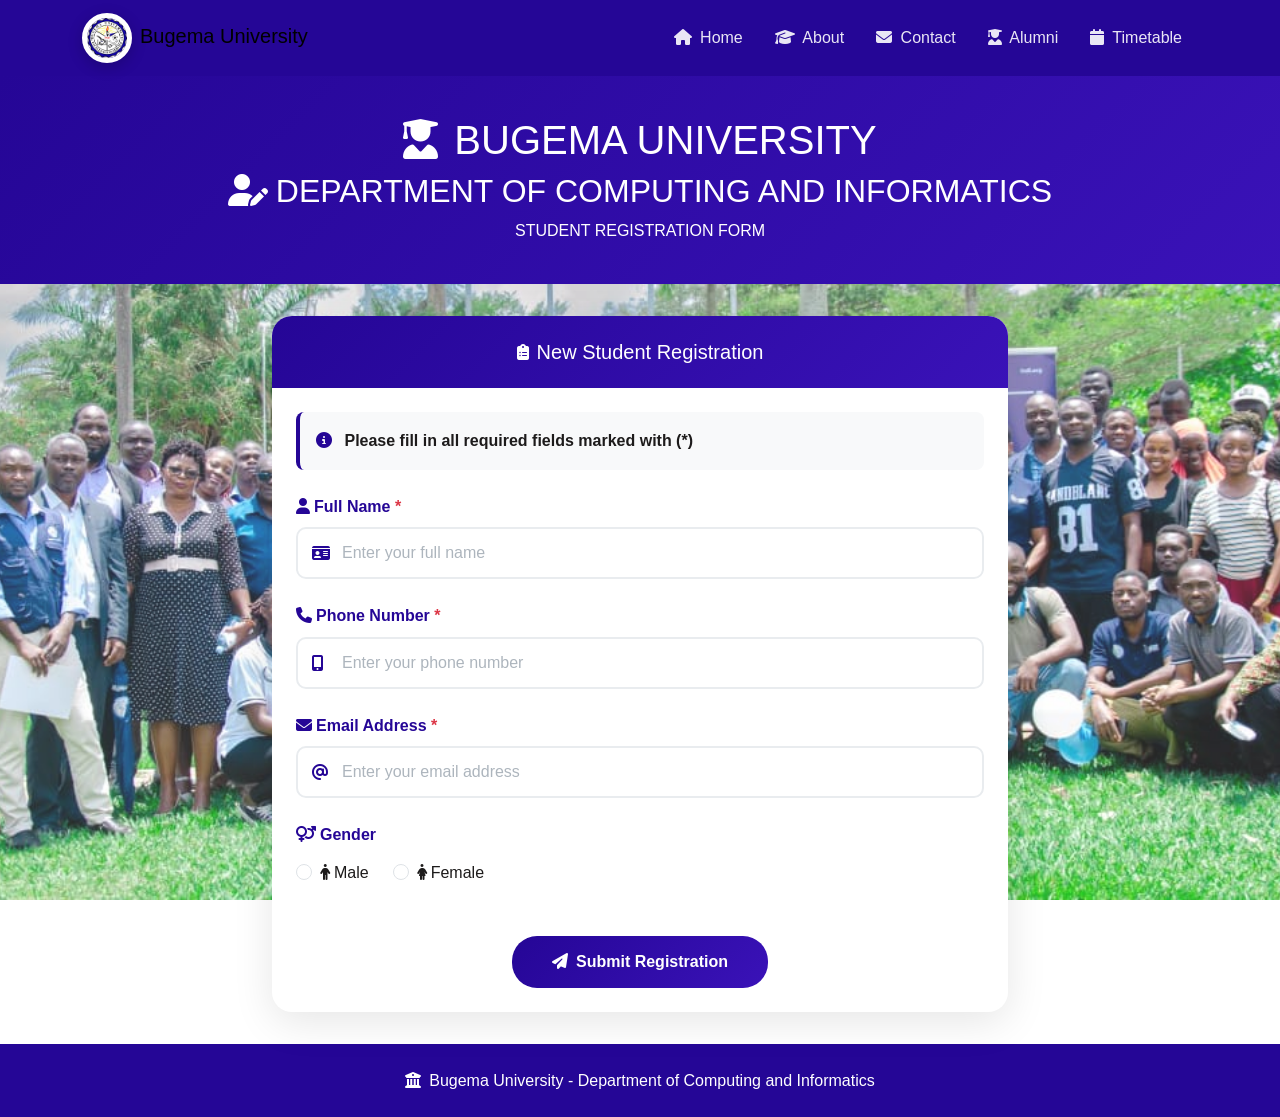
<file: REGISTRATION FORM.html>
<!DOCTYPE html>
<html lang="en">

<head>
    <meta charset="UTF-8">
    <meta name="viewport" content="width=device-width, initial-scale=1.0">
    <title>Registration Form - Department of Computing and Informatics</title>
    <link href="https://cdn.jsdelivr.net/npm/bootstrap@5.3.8/dist/css/bootstrap.min.css" rel="stylesheet"
        integrity="sha384-sRIl4kxILFvY47J16cr9ZwB07vP4J8+LH7qKQnuqkuIAvNWLzeN8tE5YBujZqJLB" crossorigin="anonymous">
    <link rel="stylesheet" href="Styles.css">
    <link rel="stylesheet" href="https://cdnjs.cloudflare.com/ajax/libs/font-awesome/6.4.0/css/all.min.css">
    <style>
        .page-header {
            background: linear-gradient(135deg, #250696 0%, #3a12b8 100%);
            color: white;
            padding: 2.5rem 0;
            margin-bottom: 2rem;
        }

        .registration-card {
            background: white;
            border-radius: 20px;
            box-shadow: 0 10px 40px rgba(0, 0, 0, 0.1);
            overflow: hidden;
            margin-bottom: 2rem;
        }

        .registration-card .card-header {
            background: linear-gradient(135deg, #250696 0%, #3a12b8 100%);
            color: white;
            padding: 1.5rem;
            border: none;
        }

        .form-label {
            color: #250696;
            font-weight: 600;
            margin-bottom: 0.5rem;
        }

        .form-control {
            border: 2px solid #e9ecef;
            border-radius: 10px;
            padding: 0.75rem 1rem;
            transition: all 0.3s ease;
        }

        .form-control:focus {
            border-color: #250696;
            box-shadow: 0 0 0 3px rgba(37, 6, 150, 0.1);
        }

        .form-control::placeholder {
            color: #adb5bd;
        }

        .form-check-input:checked {
            background-color: #250696;
            border-color: #250696;
        }

        .form-check-input:focus {
            box-shadow: 0 0 0 3px rgba(37, 6, 150, 0.2);
        }

        .gender-label {
            color: #250696;
            font-weight: 600;
            margin-bottom: 0.75rem;
            display: block;
        }

        .btn-submit {
            background: linear-gradient(135deg, #250696 0%, #3a12b8 100%);
            border: none;
            padding: 0.875rem 2.5rem;
            border-radius: 25px;
            font-weight: 600;
            font-size: 1rem;
            transition: all 0.3s ease;
        }

        .btn-submit:hover {
            transform: translateY(-2px);
            box-shadow: 0 8px 25px rgba(37, 6, 150, 0.3);
            background: linear-gradient(135deg, #1a0530 0%, #250696 100%);
        }

        .input-icon {
            position: relative;
        }

        .input-icon i {
            position: absolute;
            left: 1rem;
            top: 50%;
            transform: translateY(-50%);
            color: #250696;
        }

        .input-icon .form-control {
            padding-left: 2.75rem;
        }

        .required-field::after {
            content: " *";
            color: #dc3545;
        }

        .info-box {
            background-color: #f8f9fa;
            border-left: 4px solid #250696;
            border-radius: 8px;
            padding: 1rem;
            margin-bottom: 1.5rem;
        }

        .info-box i {
            color: #250696;
            margin-right: 0.5rem;
        }
    </style>
</head>

<body>
    <!-- Navigation -->
    <nav class="navbar navbar-expand-lg navbar-custom">
        <div class="container">
            <a class="navbar-brand" href="index.html">
                <img src="log.jpeg" alt="BUGEMA UNIVERSITY LOGO" width="50" height="50"
                    class="me-2 circular-frame-white">Bugema University
            </a>
            <button class="navbar-toggler" type="button" data-bs-toggle="collapse" data-bs-target="#navbarNav">
                <span class="navbar-toggler-icon"></span>
            </button>
            <div class="collapse navbar-collapse" id="navbarNav">
                <ul class="navbar-nav ms-auto">
                    <li class="nav-item">
                        <a class="nav-link" href="index.html">
                            <i class="fas fa-home me-1"></i> Home
                        </a>
                    </li>
                    <li class="nav-item">
                        <a class="nav-link" href="About.html">
                            <i class="fas fa-graduation-cap me-1"></i> About
                        </a>
                    </li>
                    <li class="nav-item">
                        <a class="nav-link" href="contact.html">
                            <i class="fas fa-envelope me-1"></i> Contact
                        </a>
                    </li>
                    <li class="nav-item">
                        <a class="nav-link" href="ALUMNI PAGE.HTML">
                            <i class="fas fa-user-graduate me-1"></i> Alumni
                        </a>
                    </li>
                    <li class="nav-item">
                        <a class="nav-link" href="TIMETABLE.html">
                            <i class="fas fa-calendar me-1"></i> Timetable
                        </a>
                    </li>
                </ul>
            </div>
        </div>
    </nav>

    <!-- Page Header -->
    <header class="page-header">
        <div class="container text-center">
            <h1 class="mb-2"><i class="fas fa-user-graduate me-3"></i>BUGEMA UNIVERSITY</h1>
            <h2 class="mb-0"><i class="fas fa-user-edit me-2"></i>DEPARTMENT OF COMPUTING AND INFORMATICS</h2>
            <p class="mt-2 mb-0">STUDENT REGISTRATION FORM</p>
        </div>
    </header>

    <!-- Main Content -->
    <main>
        <div class="container">
            <div class="row justify-content-center">
                <div class="col-lg-8 col-md-10">
                    <div class="registration-card">
                        <div class="card-header d-flex align-items-center justify-content-center">
                            <i class="fas fa-clipboard-list me-2"></i>
                            <h5 class="mb-0">New Student Registration</h5>
                        </div>
                        <div class="card-body p-4">
                            <!-- Information Box -->
                            <div class="info-box">
                                <i class="fas fa-info-circle"></i>
                                <strong>Please fill in all required fields marked with (*)</strong>
                            </div>

                            <form action="" method="post">
                                <!-- Full Name -->
                                <div class="mb-4">
                                    <label for="name" class="form-label required-field">
                                        <i class="fas fa-user me-1"></i>Full Name
                                    </label>
                                    <div class="input-icon">
                                        <i class="fas fa-id-card"></i>
                                        <input type="text" class="form-control" name="StudentName" id="name"
                                            placeholder="Enter your full name" required>
                                    </div>
                                </div>

                                <!-- Phone Number -->
                                <div class="mb-4">
                                    <label for="phoneNumber" class="form-label required-field">
                                        <i class="fas fa-phone me-1"></i>Phone Number
                                    </label>
                                    <div class="input-icon">
                                        <i class="fas fa-mobile-alt"></i>
                                        <input type="tel" class="form-control" name="studentPhoneNumber"
                                            id="phoneNumber" placeholder="Enter your phone number" required>
                                    </div>
                                </div>

                                <!-- Email -->
                                <div class="mb-4">
                                    <label for="email" class="form-label required-field">
                                        <i class="fas fa-envelope me-1"></i>Email Address
                                    </label>
                                    <div class="input-icon">
                                        <i class="fas fa-at"></i>
                                        <input type="email" class="form-control" name="studentEmail" id="email"
                                            placeholder="Enter your email address" required>
                                    </div>
                                </div>

                                <!-- Gender -->
                                <div class="mb-4">
                                    <span class="gender-label">
                                        <i class="fas fa-venus-mars me-1"></i>Gender
                                    </span>
                                    <div class="d-flex gap-4">
                                        <div class="form-check">
                                            <input class="form-check-input" type="radio" name="studentGender"
                                                id="genderMale" value="male">
                                            <label class="form-check-label" for="genderMale">
                                                <i class="fas fa-male me-1"></i>Male
                                            </label>
                                        </div>
                                        <div class="form-check">
                                            <input class="form-check-input" type="radio" name="studentGender"
                                                id="genderFemale" value="female">
                                            <label class="form-check-label" for="genderFemale">
                                                <i class="fas fa-female me-1"></i>Female
                                            </label>
                                        </div>
                                    </div>
                                </div>

                                <!-- Submit Button -->
                                <div class="text-center mt-5">
                                    <button type="submit" class="btn btn-primary btn-submit">
                                        <i class="fas fa-paper-plane me-2"></i>Submit Registration
                                    </button>
                                </div>
                            </form>
                        </div>
                    </div>
                </div>
            </div>
        </div>
    </main>

    <!-- Footer -->
    <footer class="text-center">
        <div class="container">
            <p class="mb-0"><i class="fas fa-university me-2"></i>Bugema University - Department of Computing and
                Informatics</p>
        </div>
    </footer>

    <script src="https://cdn.jsdelivr.net/npm/bootstrap@5.3.8/dist/js/bootstrap.bundle.min.js"
        integrity="sha384-YvpcrYf0tY3lHB60NNkmXc5s9fDVZLESaAA55NDzOxhy9GkcIdslK1eN7N6jIeHz"
        crossorigin="anonymous"></script>
</body>

</html>
</file>
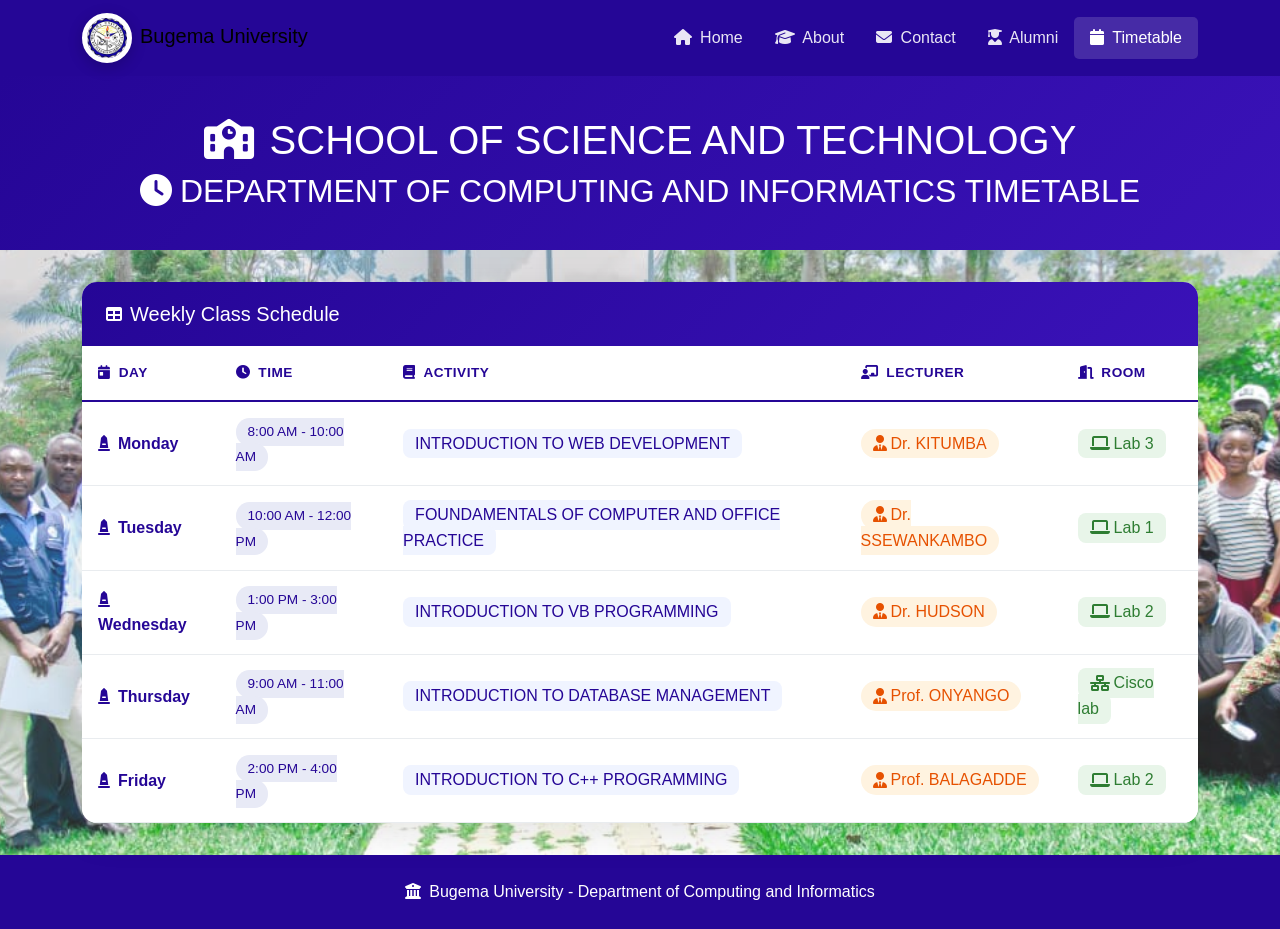
<file: TIMETABLE.html>
<!DOCTYPE html>
<html lang="en">

<head>
    <meta charset="UTF-8">
    <meta name="viewport" content="width=device-width, initial-scale=1.0">
    <title>Timetable - Department of Computing and Informatics</title>
    <link href="https://cdn.jsdelivr.net/npm/bootstrap@5.3.8/dist/css/bootstrap.min.css" rel="stylesheet"
        integrity="sha384-sRIl4kxILFvY47J16cr9ZwB07vP4J8+LH7qKQnuqkuIAvNWLzeN8tE5YBujZqJLB" crossorigin="anonymous">
    <link rel="stylesheet" href="Styles.css">
    <link rel="stylesheet" href="https://cdnjs.cloudflare.com/ajax/libs/font-awesome/6.4.0/css/all.min.css">
    <style>
        .page-header {
            background: linear-gradient(135deg, #250696 0%, #3a12b8 100%);
            color: white;
            padding: 2.5rem 0;
            margin-bottom: 2rem;
        }

        .timetable-card {
            background: white;
            border-radius: 15px;
            box-shadow: 0 10px 40px rgba(0, 0, 0, 0.1);
            overflow: hidden;
            margin-bottom: 2rem;
        }

        .timetable-card .card-header {
            background: linear-gradient(135deg, #250696 0%, #3a12b8 100%);
            color: white;
            padding: 1.25rem 1.5rem;
            border: none;
        }

        .timetable-table {
            margin-bottom: 0;
        }

        .timetable-table thead {
            background-color: #f8f9fa;
        }

        .timetable-table thead th {
            border-bottom: 2px solid #250696;
            color: #250696;
            font-weight: 600;
            text-transform: uppercase;
            font-size: 0.85rem;
            letter-spacing: 0.5px;
            padding: 1rem;
        }

        .timetable-table tbody tr {
            transition: all 0.3s ease;
        }

        .timetable-table tbody tr:hover {
            background-color: rgba(37, 6, 150, 0.05);
        }

        .timetable-table tbody td {
            padding: 1rem;
            vertical-align: middle;
            border-color: #e9ecef;
        }

        .timetable-table tbody td:first-child {
            font-weight: 600;
            color: #250696;
        }

        .time-badge {
            background-color: #e8eaf6;
            color: #250696;
            padding: 0.4rem 0.75rem;
            border-radius: 20px;
            font-weight: 500;
            font-size: 0.85rem;
        }

        .activity-badge {
            background-color: #f0f4ff;
            color: #250696;
            padding: 0.4rem 0.75rem;
            border-radius: 8px;
            font-weight: 500;
        }

        .lecturer-badge {
            background-color: #fff3e0;
            color: #e65100;
            padding: 0.4rem 0.75rem;
            border-radius: 20px;
            font-weight: 500;
        }

        .room-badge {
            background-color: #e8f5e9;
            color: #2e7d32;
            padding: 0.4rem 0.75rem;
            border-radius: 8px;
            font-weight: 500;
        }

        .day-icon {
            margin-right: 0.5rem;
            color: #250696;
        }
    </style>
</head>

<body>
    <!-- Navigation -->
    <nav class="navbar navbar-expand-lg navbar-custom">
        <div class="container">
            <a class="navbar-brand" href="index.html">
                <img src="log.jpeg" alt="BUGEMA UNIVERSITY LOGO" width="50" height="50"
                    class="me-2 circular-frame-white">Bugema University
            </a>
            <button class="navbar-toggler" type="button" data-bs-toggle="collapse" data-bs-target="#navbarNav">
                <span class="navbar-toggler-icon"></span>
            </button>
            <div class="collapse navbar-collapse" id="navbarNav">
                <ul class="navbar-nav ms-auto">
                    <li class="nav-item">
                        <a class="nav-link" href="index.html">
                            <i class="fas fa-home me-1"></i> Home
                        </a>
                    </li>
                    <li class="nav-item">
                        <a class="nav-link" href="About.html">
                            <i class="fas fa-graduation-cap me-1"></i> About
                        </a>
                    </li>
                    <li class="nav-item">
                        <a class="nav-link" href="contact.html">
                            <i class="fas fa-envelope me-1"></i> Contact
                        </a>
                    </li>
                    <li class="nav-item">
                        <a class="nav-link" href="ALUMNI PAGE.HTML">
                            <i class="fas fa-user-graduate me-1"></i> Alumni
                        </a>
                    </li>
                    <li class="nav-item">
                        <a class="nav-link active" href="TIMETABLE.html">
                            <i class="fas fa-calendar me-1"></i> Timetable
                        </a>
                    </li>
                </ul>
            </div>
        </div>
    </nav>

    <!-- Page Header -->
    <header class="page-header">
        <div class="container text-center">
            <h1 class="mb-2"><i class="fas fa-school me-3"></i>SCHOOL OF SCIENCE AND TECHNOLOGY</h1>
            <h2 class="mb-0"><i class="fas fa-clock me-2"></i>DEPARTMENT OF COMPUTING AND INFORMATICS TIMETABLE</h2>
        </div>
    </header>

    <!-- Main Content -->
    <main>
        <div class="container">
            <div class="row">
                <div class="col-12">
                    <div class="timetable-card">
                        <div class="card-header d-flex align-items-center">
                            <i class="fas fa-table me-2"></i>
                            <h5 class="mb-0">Weekly Class Schedule</h5>
                        </div>
                        <div class="card-body p-0">
                            <div class="table-responsive">
                                <table class="table timetable-table mb-0">
                                    <thead>
                                        <tr>
                                            <th><i class="fas fa-calendar-day me-1"></i> Day</th>
                                            <th><i class="fas fa-clock me-1"></i> Time</th>
                                            <th><i class="fas fa-book me-1"></i> Activity</th>
                                            <th><i class="fas fa-chalkboard-teacher me-1"></i> Lecturer</th>
                                            <th><i class="fas fa-door-open me-1"></i> Room</th>
                                        </tr>
                                    </thead>
                                    <tbody>
                                        <tr>
                                            <td><i class="fas fa-monument day-icon"></i>Monday</td>
                                            <td><span class="time-badge">8:00 AM - 10:00 AM</span></td>
                                            <td><span class="activity-badge">INTRODUCTION TO WEB DEVELOPMENT</span></td>
                                            <td><span class="lecturer-badge"><i class="fas fa-user-tie me-1"></i>Dr.
                                                    KITUMBA</span></td>
                                            <td><span class="room-badge"><i class="fas fa-laptop me-1"></i>Lab 3</span>
                                            </td>
                                        </tr>
                                        <tr>
                                            <td><i class="fas fa-monument day-icon"></i>Tuesday</td>
                                            <td><span class="time-badge">10:00 AM - 12:00 PM</span></td>
                                            <td><span class="activity-badge">FOUNDAMENTALS OF COMPUTER AND OFFICE
                                                    PRACTICE</span></td>
                                            <td><span class="lecturer-badge"><i class="fas fa-user-tie me-1"></i>Dr.
                                                    SSEWANKAMBO</span></td>
                                            <td><span class="room-badge"><i class="fas fa-laptop me-1"></i>Lab 1</span>
                                            </td>
                                        </tr>
                                        <tr>
                                            <td><i class="fas fa-monument day-icon"></i>Wednesday</td>
                                            <td><span class="time-badge">1:00 PM - 3:00 PM</span></td>
                                            <td><span class="activity-badge">INTRODUCTION TO VB PROGRAMMING</span></td>
                                            <td><span class="lecturer-badge"><i class="fas fa-user-tie me-1"></i>Dr.
                                                    HUDSON</span></td>
                                            <td><span class="room-badge"><i class="fas fa-laptop me-1"></i>Lab 2</span>
                                            </td>
                                        </tr>
                                        <tr>
                                            <td><i class="fas fa-monument day-icon"></i>Thursday</td>
                                            <td><span class="time-badge">9:00 AM - 11:00 AM</span></td>
                                            <td><span class="activity-badge">INTRODUCTION TO DATABASE MANAGEMENT</span>
                                            </td>
                                            <td><span class="lecturer-badge"><i class="fas fa-user-tie me-1"></i>Prof.
                                                    ONYANGO</span></td>
                                            <td><span class="room-badge"><i class="fas fa-network-wired me-1"></i>Cisco
                                                    lab</span></td>
                                        </tr>
                                        <tr>
                                            <td><i class="fas fa-monument day-icon"></i>Friday</td>
                                            <td><span class="time-badge">2:00 PM - 4:00 PM</span></td>
                                            <td><span class="activity-badge">INTRODUCTION TO C++ PROGRAMMING</span></td>
                                            <td><span class="lecturer-badge"><i class="fas fa-user-tie me-1"></i>Prof.
                                                    BALAGADDE</span></td>
                                            <td><span class="room-badge"><i class="fas fa-laptop me-1"></i>Lab 2</span>
                                            </td>
                                        </tr>
                                    </tbody>
                                </table>
                            </div>
                        </div>
                    </div>
                </div>
            </div>
        </div>
    </main>

    <!-- Footer -->
    <footer class="text-center">
        <div class="container">
            <p class="mb-0"><i class="fas fa-university me-2"></i>Bugema University - Department of Computing and
                Informatics</p>
        </div>
    </footer>

    <script src="https://cdn.jsdelivr.net/npm/bootstrap@5.3.8/dist/js/bootstrap.bundle.min.js"
        integrity="sha384-YvpcrYf0tY3lHB60NNkmXc5s9fDVZLESaAA55NDzOxhy9GkcIdslK1eN7N6jIeHz"
        crossorigin="anonymous"></script>
</body>

</html>
</file>
<file: Styles.css>
body {
    font-family: 'Segoe UI', Tahoma, Geneva, Verdana, sans-serif;
    margin: 0;
    padding: 0;
    background-image: url('DEPARTMENT.jpeg');
    background-size: cover;
    background-position: center;
    background-repeat: no-repeat;
    background-attachment: fixed;
    color: #1d1b1b;
    line-height: 1.6;
    min-height: 100vh;
}

/* Overlay to ensure content readability */
body::before {
    content: '';
    position: fixed;
    top: 0;
    left: 0;
    width: 100%;
    height: 100%;
    background: rgba(255, 255, 255, 0.15);
    z-index: -1;
    pointer-events: none;
}

/* Navbar Custom Styles */
.navbar-custom {
    background-color: #250696;
}

.navbar-custom .navbar-nav .nav-link {
    color: rgba(255, 255, 255, 0.9);
    padding: 0.5rem 1rem;
    transition: all 0.3s ease;
}

.navbar-custom .navbar-nav .nav-link:hover,
.navbar-custom .navbar-nav .nav-link.active {
    color: #fff;
    background-color: rgba(255, 255, 255, 0.15);
    border-radius: 5px;
}

.navbar-custom .navbar-toggler {
    border-color: rgba(255, 255, 255, 0.5);
}

.navbar-custom .navbar-toggler-icon {
    background-image: url("data:image/svg+xml,%3csvg xmlns='http://www.w3.org/2000/svg' viewBox='0 0 30 30'%3e%3cpath stroke='rgba%28255, 255, 255, 0.9%29' stroke-linecap='round' stroke-miterlimit='10' stroke-width='2' d='M4 7h22M4 15h22M4 23h22'/%3e%3c/svg%3e");
}

/* Main Content Styling */
main {
    max-width: 1200px;
    margin: 0 auto;
    padding: 0 15px;
}

main img {
    max-width: 100%;
    height: auto;
    border-radius: 8px;
    box-shadow: 0 4px 6px rgba(0, 0, 0, 0.1);
    display: block;
}

main h1,
main h2 {
    color: #250696;
    text-align: center;
}

main p {
    padding: 10px 20px;
    text-align: justify;
}

hr {
    border: none;
    border-top: 2px solid #250696;
    margin: 20px 0;
}

/* Primary Colors */
.text-primary {
    color: #250696 !important;
}

.bg-primary {
    background-color: #250696 !important;
}

/* Footer */
footer {
    background-color: #250696;
    color: white;
    padding: 1.5rem 0;
}

/* Responsive Design */
@media (max-width: 991px) {
    .navbar-custom .navbar-collapse {
        background-color: #1a0530;
        padding: 1rem;
        border-radius: 10px;
        margin-top: 0.5rem;
    }

    .navbar-custom .navbar-nav {
        margin: 0;
        padding: 0;
    }

    .navbar-custom .navbar-nav .nav-link {
        padding: 0.75rem 1rem;
    }
}

@media (max-width: 768px) {
    .navbar-brand img {
        width: 55px !important;
        height: 55px !important;
    }

    .profile-header h1 {
        font-size: 1.75rem !important;
    }

    .profile-header .lead {
        font-size: 1rem;
    }

    main {
        padding: 0 10px;
    }
}

/* Card Hover Effects */
.info-card {
    transition: transform 0.3s ease, box-shadow 0.3s ease;
}

.info-card:hover {
    transform: translateY(-5px);
    box-shadow: 0 8px 25px rgba(0, 0, 0, 0.1) !important;
}

/* Badge Styling */
.badge {
    font-weight: 500;
    padding: 0.5em 0.75em;
}

/* Button Styles */
.btn-primary {
    background-color: #250696;
    border-color: #250696;
}

.btn-primary:hover {
    background-color: #1a0530;
    border-color: #1a0530;
}

/* Circular Image Frames */
.circular-frame {
    border-radius: 50%;
    object-fit: cover;
    border: 4px solid #250696;
    box-shadow: 0 4px 15px rgba(0, 0, 0, 0.15);
}

.circular-frame-white {
    border-radius: 50%;
    object-fit: cover;
    border: 5px solid white;
    box-shadow: 0 4px 15px rgba(0, 0, 0, 0.2);
}

/* Interactive Links */
.page-link {
    transition: all 0.3s ease;
}

.page-link:hover {
    transform: translateY(-3px);
    box-shadow: 0 5px 20px rgba(37, 6, 150, 0.2);
}
</file>
